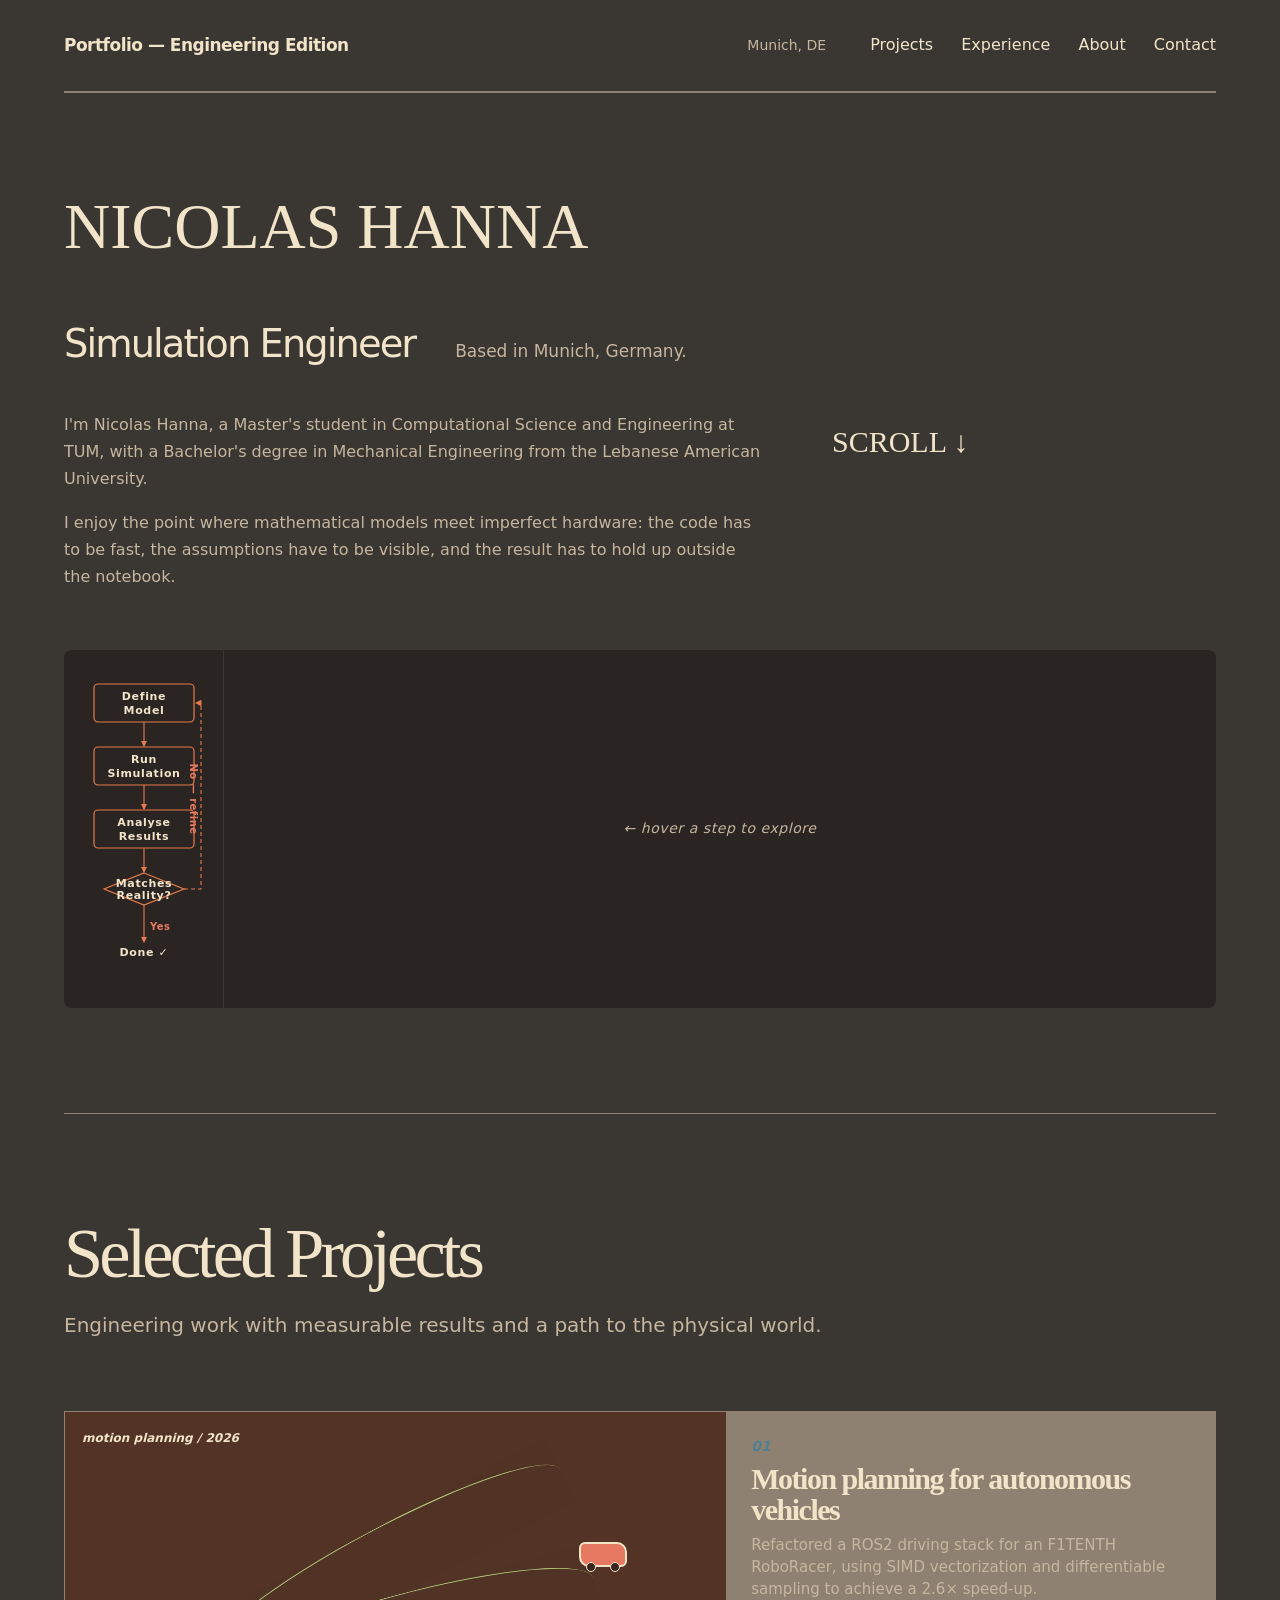
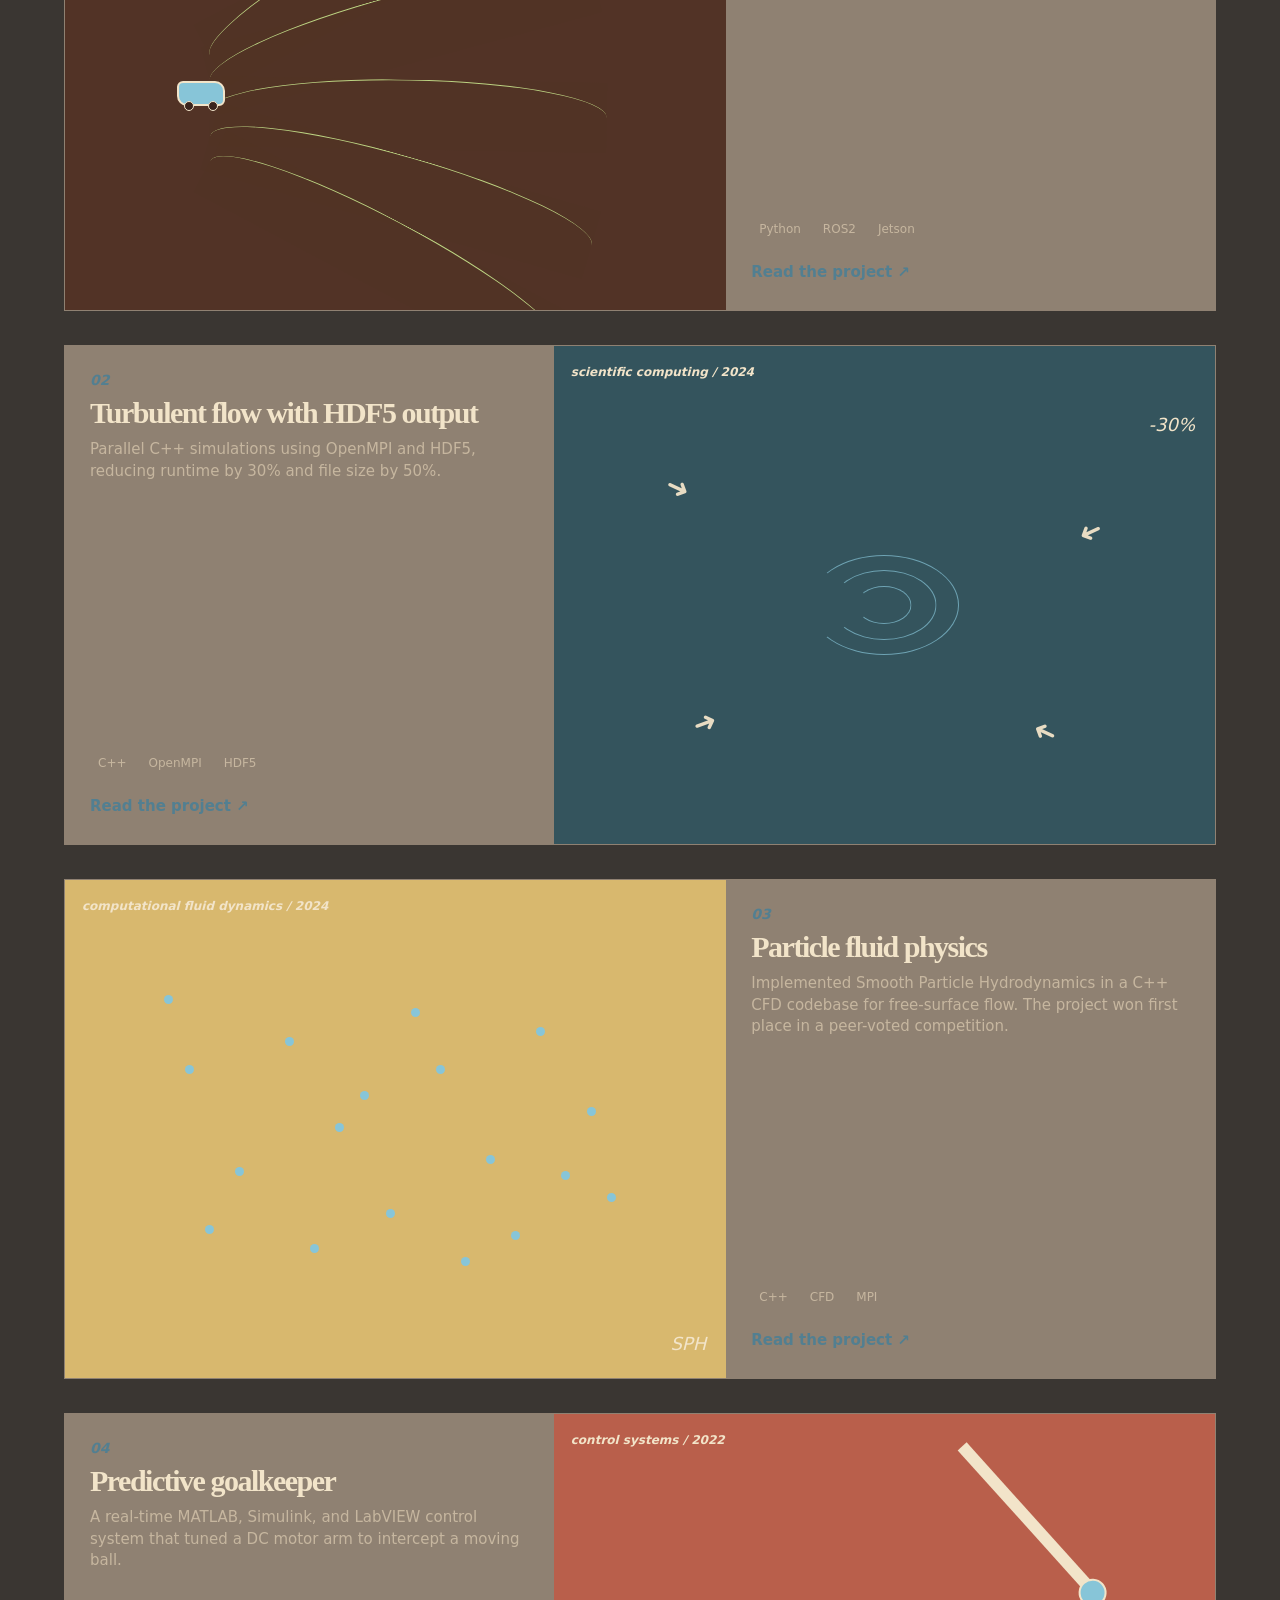
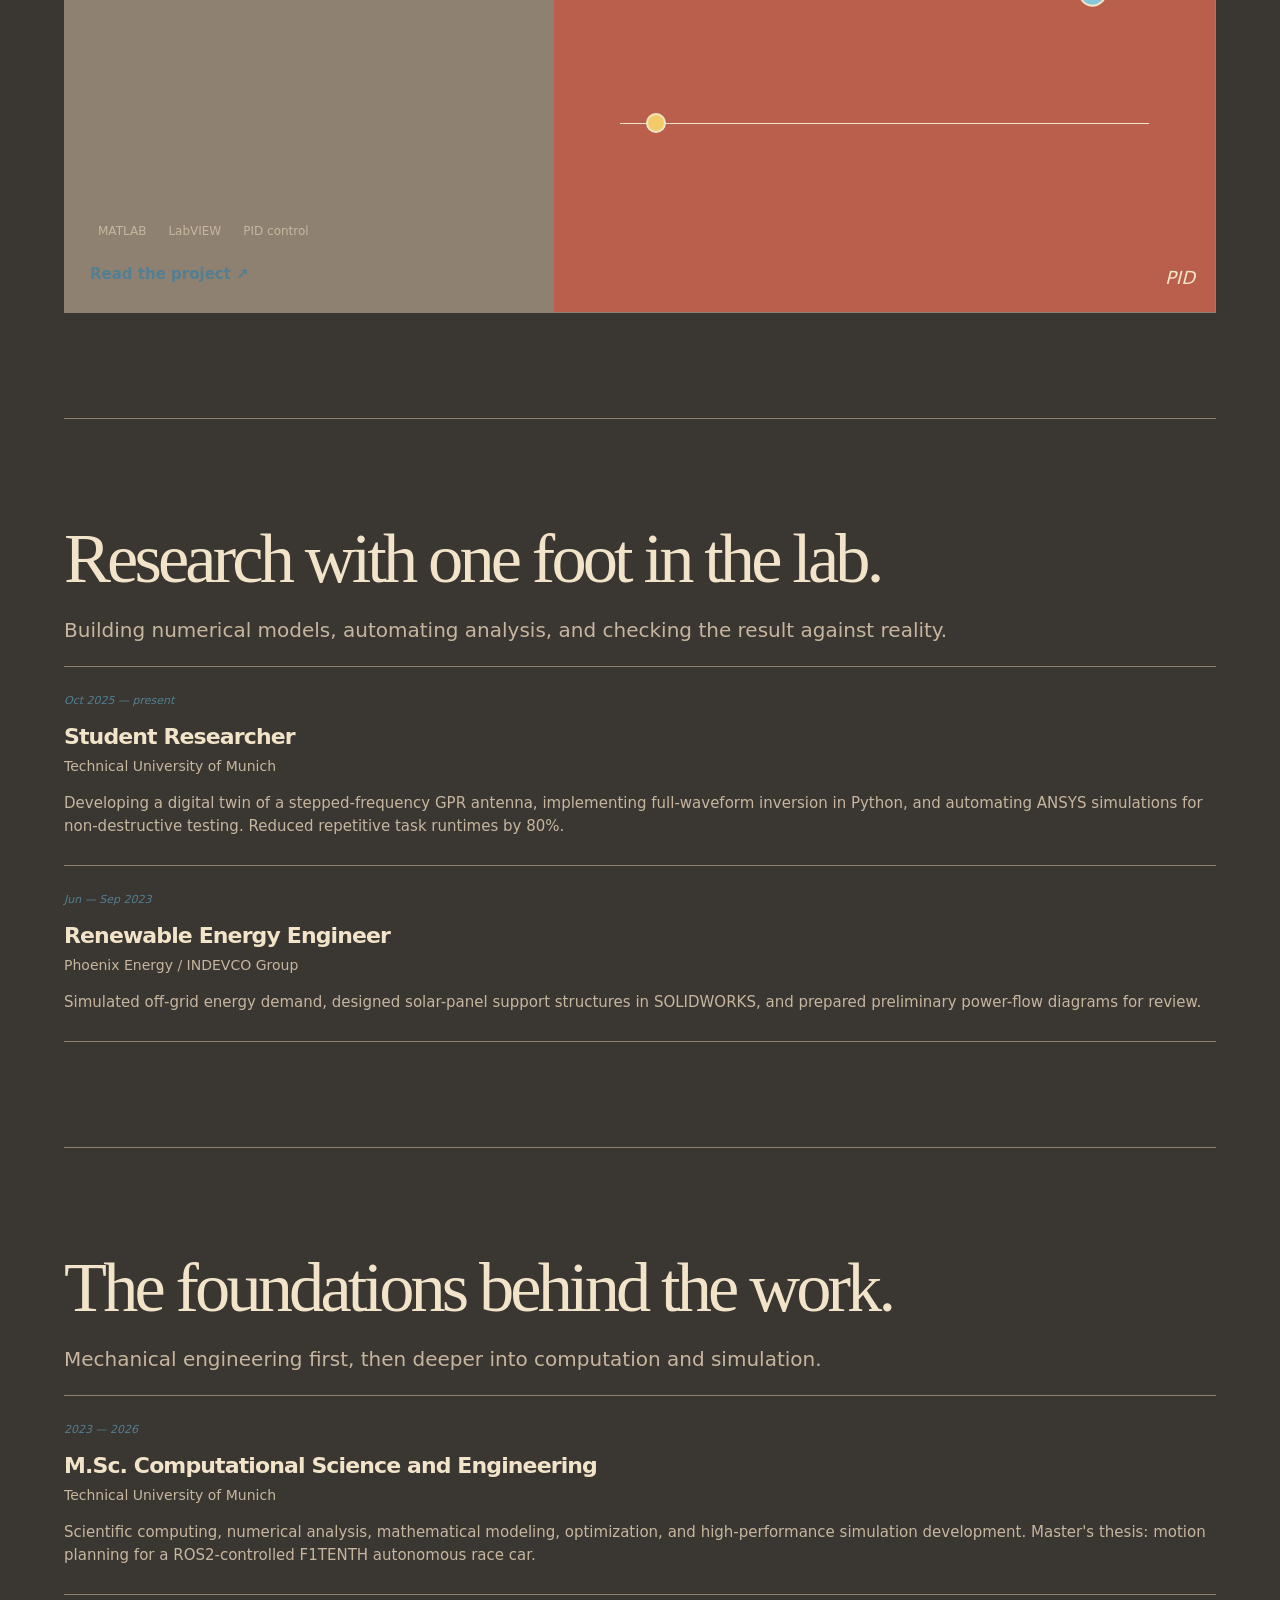
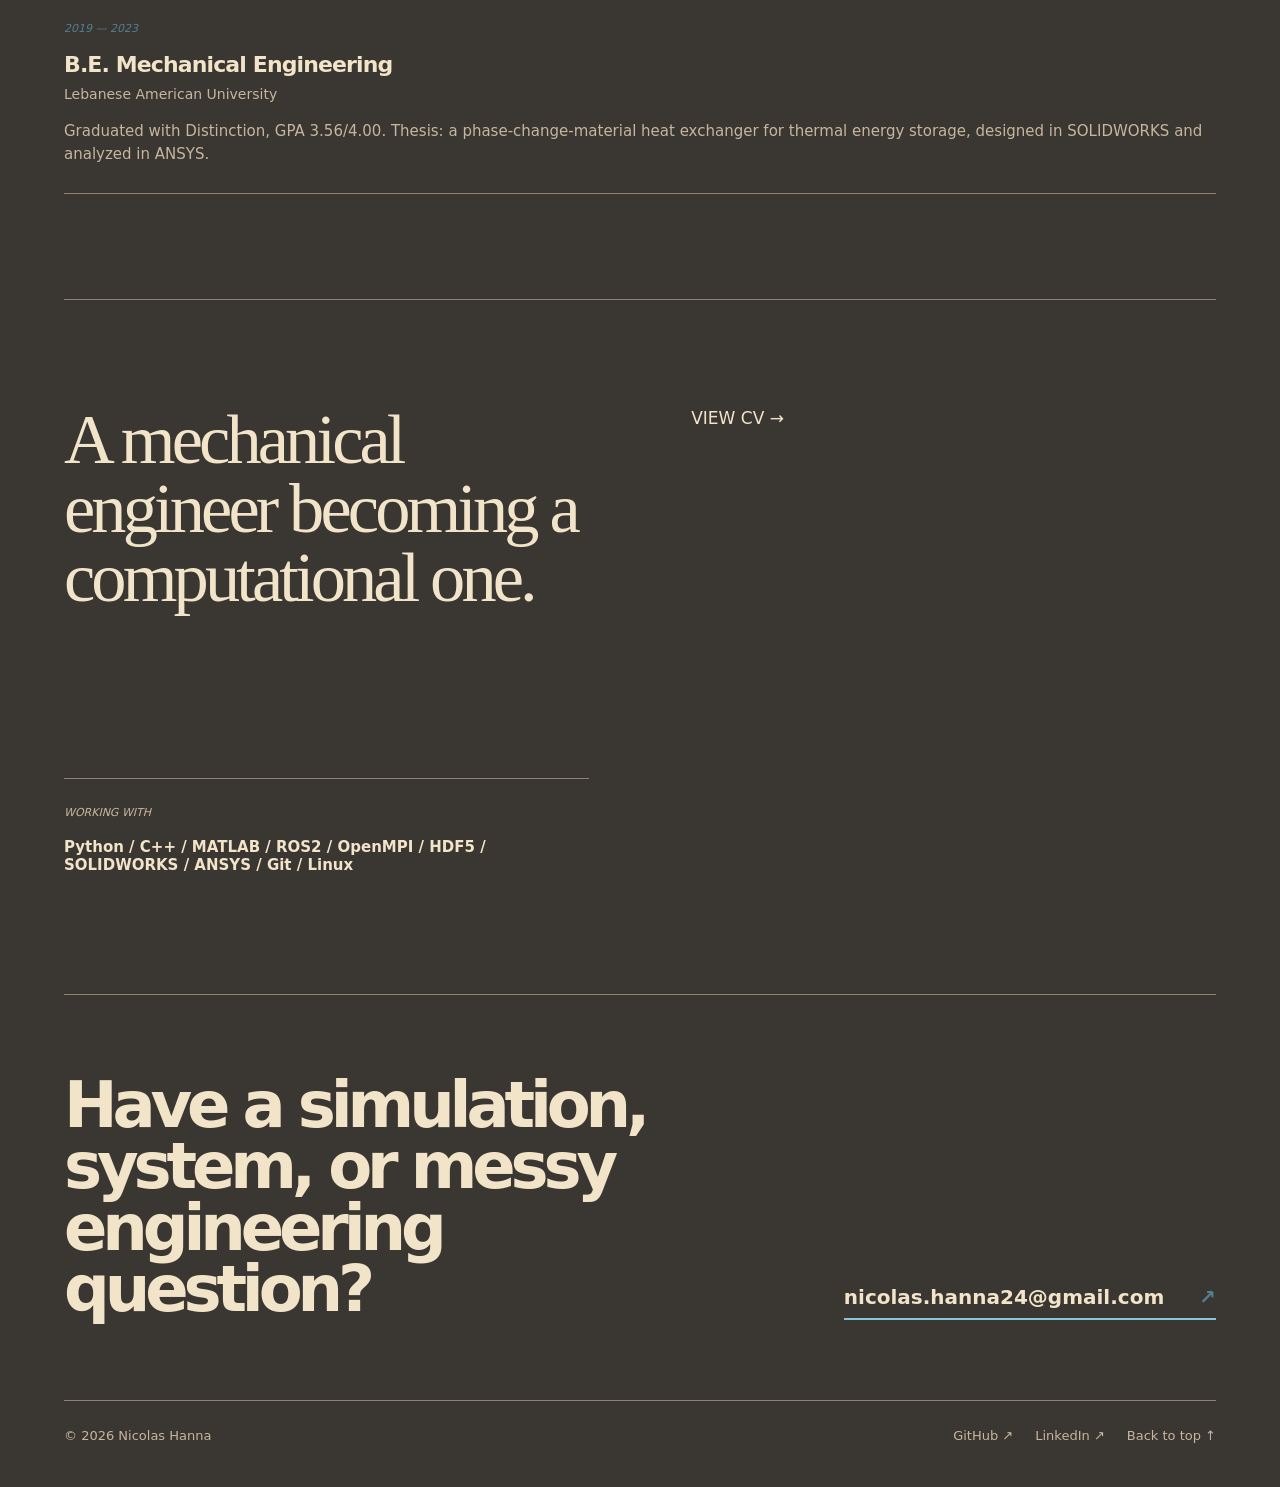
<file: index.html>
<!doctype html>
<html lang="en">
  <head>
    <meta charset="UTF-8" />
    <meta name="viewport" content="width=device-width, initial-scale=1.0" />
    <meta name="description" content="Nicolas Hanna is a simulation engineer working across motion planning, computational fluid dynamics, and mechanical design." />
    <title>Nicolas Hanna Engineering Portfolio</title>
    <link rel="preconnect" href="https://fonts.googleapis.com" />
    <link rel="preconnect" href="https://fonts.gstatic.com" crossorigin />
    <meta name="theme-color" content="#2a1915" />
    <link rel="stylesheet" href="styles.css" />
    <script src="script.js" defer></script>
  </head>
  <body>
    <div class="site-shell">
      <header class="site-header">
        <a class="brand" href="#top" aria-label="Nicolas Hanna home">
          <!-- <span class="brand-mark" aria-hidden="true">NH</span> -->
          <span>Portfolio — Engineering Edition</span>
        </a>
        <button class="menu-toggle" type="button" aria-expanded="false" aria-controls="site-nav">Menu</button>
        <nav id="site-nav" class="site-nav" aria-label="Main navigation">
          <span class="nav-location">Munich, DE</span>
          <a href="#work">Projects</a>
          <a href="#experience">Experience</a>
          <a href="#about">About</a>
          <a href="#contact">Contact</a>
        </nav>
      </header>

      <main id="top">
        <section class="hero section-block" aria-labelledby="hero-title">
          <!-- <p class="edition-label"><span></span><span>© 2026</span></p> -->
          <!-- <p class="edition-label"><span></span><span>© 2026</span></p> -->
          <div class="hero-copy reveal">
            <h1 id="hero-title">NICOLAS HANNA</h1>
            <div class="hero-profile"><p class="hero-role">Simulation Engineer</p><p class="hero-location">Based in Munich, Germany.</p>
            </div>
            <!-- <p class="hero-intro"> Fresh Graduate  </p> -->
            <!-- <div class="hero-actions">
              <a class="button button-primary" href="#work">Explore the work <span aria-hidden="true">↓</span></a>
              <a class="text-link" href="#contact">Start a conversation <span aria-hidden="true">↗</span></a>
            </div> -->
          </div>
          <div class="hero-bio-row reveal">
            <div class="hero-bio">
              <p>I'm Nicolas Hanna, a Master's student in Computational Science and Engineering at TUM, with a Bachelor's degree in Mechanical Engineering from the Lebanese American University.</p>
              <p>I enjoy the point where mathematical models meet imperfect hardware: the code has to be fast, the assumptions have to be visible, and the result has to hold up outside the notebook.</p>
            </div>
            <div class="hero-scroll-box" aria-hidden="true">
              <span class="hero-scroll-text">SCROLL <span aria-hidden="true">↓</span></span>
            </div>
          </div>

          <div class="hero-visual reveal" aria-label="Interactive simulation modelling flowchart">
            <div class="sim-interactive">
              <!-- LEFT: Vertical flowchart -->
              <div class="sim-flow">
                <svg class="sim-flowchart" viewBox="0 0 130 310" xmlns="http://www.w3.org/2000/svg" aria-hidden="true">
                  <defs>
                    <marker id="arr" markerWidth="6" markerHeight="6" refX="5" refY="3" orient="auto">
                      <path d="M0,0 L6,3 L0,6 Z" fill="#e87b4a"/>
                    </marker>
                  </defs>
                  <!-- Step 1: Define Model -->
                  <g class="fc-step" data-step="model">
                    <rect x="15" y="10" width="100" height="38" rx="4" class="fc-box"/>
                    <text x="65" y="26" class="fc-label" text-anchor="middle">Define</text>
                    <text x="65" y="40" class="fc-label" text-anchor="middle">Model</text>
                    <rect x="15" y="10" width="100" height="38" rx="4" fill="transparent" class="fc-hitbox"/>
                  </g>
                  <line x1="65" y1="48" x2="65" y2="72" stroke="#e87b4a" stroke-width="1.1" marker-end="url(#arr)"/>
                  <!-- Step 2: Run Simulation -->
                  <g class="fc-step" data-step="simulate">
                    <rect x="15" y="73" width="100" height="38" rx="4" class="fc-box"/>
                    <text x="65" y="89" class="fc-label" text-anchor="middle">Run</text>
                    <text x="65" y="103" class="fc-label" text-anchor="middle">Simulation</text>
                    <rect x="15" y="73" width="100" height="38" rx="4" fill="transparent" class="fc-hitbox"/>
                  </g>
                  <line x1="65" y1="111" x2="65" y2="135" stroke="#e87b4a" stroke-width="1.1" marker-end="url(#arr)"/>
                  <!-- Step 3: Analyse Results -->
                  <g class="fc-step" data-step="analyse">
                    <rect x="15" y="136" width="100" height="38" rx="4" class="fc-box"/>
                    <text x="65" y="152" class="fc-label" text-anchor="middle">Analyse</text>
                    <text x="65" y="166" class="fc-label" text-anchor="middle">Results</text>
                    <rect x="15" y="136" width="100" height="38" rx="4" fill="transparent" class="fc-hitbox"/>
                  </g>
                  <line x1="65" y1="174" x2="65" y2="198" stroke="#e87b4a" stroke-width="1.1" marker-end="url(#arr)"/>
                  <!-- Step 4: Matches Reality? -->
                  <g class="fc-step" data-step="decide">
                    <polygon points="65,199 105,215 65,231 25,215" class="fc-diamond"/>
                    <text x="65" y="213" class="fc-label" text-anchor="middle">Matches</text>
                    <text x="65" y="225" class="fc-label" text-anchor="middle">Reality?</text>
                    <polygon points="65,199 105,215 65,231 25,215" fill="transparent" class="fc-hitbox"/>
                  </g>
                  <!-- Yes → Done -->
                  <line x1="65" y1="231" x2="65" y2="268" stroke="#e87b4a" stroke-width="1.1" marker-end="url(#arr)"/>
                  <text x="71" y="256" class="fc-small" text-anchor="start">Yes</text>
                  <text x="65" y="282" class="fc-label" text-anchor="middle">Done ✓</text>
                  <!-- No → loop back -->
                  <path d="M105,215 H122 V29 H117" fill="none" stroke="#e87b4a" stroke-width="1.1" marker-end="url(#arr)" stroke-dasharray="4 3"/>
                  <text x="114" y="125" class="fc-small" writing-mode="tb" text-anchor="middle">No — refine</text>
                </svg>
              </div>

              <!-- RIGHT: Interactive stage panel -->
              <div class="sim-stage" data-active="idle">
                <!-- Idle state -->
                <div class="stage-scene scene-idle">
                  <p class="stage-hint mono">← hover a step to explore</p>
                </div>
                <!-- Define Model: spring-mass-damper sketch -->
                <div class="stage-scene scene-model">
                  <svg viewBox="0 0 260 150" class="model-svg" aria-hidden="true">
                    <defs><marker id="arr2" markerWidth="6" markerHeight="6" refX="5" refY="3" orient="auto"><path d="M0,0 L6,3 L0,6 Z" fill="#cfe8b1"/></marker></defs>
                    <!-- Wall + hatching -->
                    <line x1="24" y1="20" x2="24" y2="125" stroke="var(--ink)" stroke-width="2"/>
                    <line x1="14" y1="25" x2="24" y2="35" stroke="var(--ink)" stroke-width="1" opacity=".5"/>
                    <line x1="14" y1="45" x2="24" y2="55" stroke="var(--ink)" stroke-width="1" opacity=".5"/>
                    <line x1="14" y1="65" x2="24" y2="75" stroke="var(--ink)" stroke-width="1" opacity=".5"/>
                    <line x1="14" y1="85" x2="24" y2="95" stroke="var(--ink)" stroke-width="1" opacity=".5"/>
                    <line x1="14" y1="105" x2="24" y2="115" stroke="var(--ink)" stroke-width="1" opacity=".5"/>
                    <!-- Spring -->
                    <polyline points="24,50 38,44 52,56 66,44 80,56 94,50" fill="none" stroke="#e87b4a" stroke-width="1.5" class="model-part model-spring"/>
                    <!-- Damper -->
                    <line x1="24" y1="90" x2="58" y2="90" stroke="#5a9bd5" stroke-width="1.5" class="model-part model-damper-l"/>
                    <rect x="58" y="83" width="18" height="14" fill="none" stroke="#5a9bd5" stroke-width="1.5" class="model-part model-damper-box"/>
                    <line x1="67" y1="90" x2="94" y2="90" stroke="#5a9bd5" stroke-width="1.5" class="model-part model-damper-r"/>
                    <!-- Mass -->
                    <rect x="94" y="38" width="50" height="60" rx="3" fill="none" stroke="var(--ink)" stroke-width="2" class="model-part model-mass"/>
                    <text x="119" y="73" class="fc-label" text-anchor="middle" fill="var(--ink)">m</text>
                    <!-- Force arrow -->
                    <line x1="144" y1="68" x2="200" y2="68" stroke="#cfe8b1" stroke-width="2" marker-end="url(#arr2)" class="model-part model-force"/>
                    <text x="204" y="64" fill="#cfe8b1" font-family="var(--mono)" font-size="11" font-weight="600">F(t)</text>
                    <!-- Labels -->
                    <text x="58" y="38" fill="#e87b4a" font-family="var(--mono)" font-size="9" text-anchor="middle" class="model-part">k</text>
                    <text x="58" y="112" fill="#5a9bd5" font-family="var(--mono)" font-size="9" text-anchor="middle" class="model-part">c</text>
                  </svg>
                  <p class="stage-eq mono">mẍ + cẋ + kx = F(t)</p>
                </div>
                <!-- Run Simulation: animated wave -->
                <div class="stage-scene scene-simulate">
                  <canvas class="sim-canvas" width="320" height="110"></canvas>
                  <div class="sim-progress"><div class="sim-progress-bar"></div></div>
                  <p class="sim-status mono">t = <span class="sim-time">0.00</span>s</p>
                </div>
                <!-- Analyse Results: two overlaid curves -->
                <div class="stage-scene scene-analyse">
                  <canvas class="analyse-canvas" width="320" height="110"></canvas>
                  <div class="analyse-legend">
                    <span class="legend-item"><span class="legend-dot" style="background:#e87b4a"></span> Model</span>
                    <span class="legend-item"><span class="legend-dot" style="background:#5a9bd5"></span> Measured</span>
                  </div>
                  <p class="analyse-match mono">Match: <span class="match-pct">0</span>%</p>
                </div>
                <!-- Matches Reality?: verdict -->
                <div class="stage-scene scene-decide">
                  <div class="decide-verdict">
                    <div class="verdict-icon">✓</div>
                    <p class="mono">Model validated — ship it.</p>
                  </div>
                </div>
              </div>
            </div>
          </div>
          <!-- <p class="scroll-cue">A journey through models and machines <span>↓</span></p> -->
          
        </section>

        <section id="work" class="work chapter-section section-block" aria-labelledby="work-title">
          <div class="section-heading reveal">
            <h2 id="work-title">Selected Projects</h2>
            <p>Engineering work with measurable results and a path to the physical world.</p>
          </div>
          <div class="project-list">
            <a class="project-card project-featured reveal" href="projects/motion-planning.html">
              <div class="project-art art-kinetic motion-art" aria-hidden="true"><span class="art-tag mono">motion planning / 2026</span><div class="car car-start"></div><div class="car car-finish"></div><div class="route route-one"></div><div class="route route-two"></div><div class="route route-three"></div><div class="route route-four"></div><div class="route route-five"></div></div>
              <div class="project-content"><p class="project-number mono">01</p><h3>Motion planning for autonomous vehicles</h3><p>Refactored a ROS2 driving stack for an F1TENTH RoboRacer, using SIMD vectorization and differentiable sampling to achieve a 2.6× speed-up.</p><div class="tags"><span>Python</span><span>ROS2</span><span>Jetson</span></div><span class="project-link">Read the project ↗</span></div>
            </a>
            <a class="project-card reveal" href="projects/turbulent-flow.html">
              <div class="project-art art-data turbulence-art" aria-hidden="true"><span class="art-tag mono">scientific computing / 2024</span><div class="vortex vortex-one"></div><div class="vortex vortex-two"></div><div class="vortex vortex-three"></div><span class="flow-arrow arrow-one">➜</span><span class="flow-arrow arrow-two">➜</span><span class="flow-arrow arrow-three">➜</span><span class="flow-arrow arrow-four">➜</span><span class="chart-value mono">-30%</span></div>
              <div class="project-content"><p class="project-number mono">02</p><h3>Turbulent flow with HDF5 output</h3><p>Parallel C++ simulations using OpenMPI and HDF5, reducing runtime by 30% and file size by 50%.</p><div class="tags"><span>C++</span><span>OpenMPI</span><span>HDF5</span></div><span class="project-link">Read the project ↗</span></div>
            </a>
            <a class="project-card reveal" href="projects/particle-fluid.html">
              <div class="project-art art-fabrication particle-art" aria-hidden="true"><span class="art-tag mono">computational fluid dynamics / 2024</span><div class="particle-field"><i></i><i></i><i></i><i></i><i></i><i></i><i></i><i></i><i></i><i></i><i></i><i></i><i></i><i></i><i></i><i></i><i></i><i></i></div><span class="blueprint-label mono">SPH</span></div>
              <div class="project-content"><p class="project-number mono">03</p><h3>Particle fluid physics</h3><p>Implemented Smooth Particle Hydrodynamics in a C++ CFD codebase for free-surface flow. The project won first place in a peer-voted competition.</p><div class="tags"><span>C++</span><span>CFD</span><span>MPI</span></div><span class="project-link">Read the project ↗</span></div>
            </a>
            <a class="project-card reveal" href="projects/predictive-goalkeeper.html">
              <div class="project-art art-control goalkeeper-art" aria-hidden="true"><span class="art-tag mono">control systems / 2022</span><div class="goal-line"></div><div class="goal-ball"></div><div class="goal-arm"></div><span class="blueprint-label mono">PID</span></div>
              <div class="project-content"><p class="project-number mono">04</p><h3>Predictive goalkeeper</h3><p>A real-time MATLAB, Simulink, and LabVIEW control system that tuned a DC motor arm to intercept a moving ball.</p><div class="tags"><span>MATLAB</span><span>LabVIEW</span><span>PID control</span></div><span class="project-link">Read the project ↗</span></div>
            </a>
          </div>
        </section>

        <section id="experience" class="experience chapter-section section-block" aria-labelledby="experience-title">
          <div class="section-heading reveal">
            <h2 id="experience-title">Research with one foot in the lab.</h2>
            <p>Building numerical models, automating analysis, and checking the result against reality.</p>
          </div>
          <div class="timeline reveal">
            <article class="timeline-item"><p class="timeline-date mono">Oct 2025 — present</p><h3>Student Researcher</h3><p class="timeline-place">Technical University of Munich</p><p>Developing a digital twin of a stepped-frequency GPR antenna, implementing full-waveform inversion in Python, and automating ANSYS simulations for non-destructive testing. Reduced repetitive task runtimes by 80%.</p></article>
            <article class="timeline-item"><p class="timeline-date mono">Jun — Sep 2023</p><h3>Renewable Energy Engineer</h3><p class="timeline-place">Phoenix Energy / INDEVCO Group</p><p>Simulated off-grid energy demand, designed solar-panel support structures in SOLIDWORKS, and prepared preliminary power-flow diagrams for review.</p></article>
          </div>
        </section>

        <section class="education chapter-section section-block" aria-labelledby="education-title">
          <div class="section-heading reveal"><h2 id="education-title">The foundations behind the work.</h2><p>Mechanical engineering first, then deeper into computation and simulation.</p></div>
          <div class="timeline reveal">
            <article class="timeline-item"><p class="timeline-date mono">2023 — 2026</p><h3>M.Sc. Computational Science and Engineering</h3><p class="timeline-place">Technical University of Munich</p><p>Scientific computing, numerical analysis, mathematical modeling, optimization, and high-performance simulation development. Master's thesis: motion planning for a ROS2-controlled F1TENTH autonomous race car.</p></article>
            <article class="timeline-item"><p class="timeline-date mono">2019 — 2023</p><h3>B.E. Mechanical Engineering</h3><p class="timeline-place">Lebanese American University</p><p>Graduated with Distinction, GPA 3.56/4.00. Thesis: a phase-change-material heat exchanger for thermal energy storage, designed in SOLIDWORKS and analyzed in ANSYS.</p></article>
          </div>
        </section>

        <section id="about" class="about chapter-section section-grid section-block" aria-labelledby="about-title">
          <div class="about-statement reveal"><h2 id="about-title">A mechanical engineer becoming a computational one.</h2></div>
            <div class="cv-link">
              <a href="NicolasHanna_CV.pdf" target="_blank" rel="noopener noreferrer">VIEW CV →</a>
            </div>
            <div class="toolkit"><span class="mono">WORKING WITH</span><p>Python / C++ / MATLAB / ROS2 / OpenMPI / HDF5 / SOLIDWORKS / ANSYS / Git / Linux</p></div>
        </section>

        <section id="contact" class="contact chapter-section section-block reveal" aria-labelledby="contact-title">
          <div><h2 id="contact-title">Have a simulation, system, or messy engineering question?</h2></div>
          <a class="contact-link" href="mailto:nicolas.hanna24@gmail.com">nicolas.hanna24@gmail.com <span aria-hidden="true">↗</span></a>
        </section>
      </main>

      <footer class="site-footer"><span>© 2026 Nicolas Hanna</span><span class="footer-links"><a href="https://github.com/niccwith2cc" rel="noreferrer">GitHub ↗</a><a href="https://www.linkedin.com/in/nicolas-hanna/" rel="noreferrer">LinkedIn ↗</a><a href="#top">Back to top ↑</a></span></footer>
    </div>
  </body>
</html>
</file>
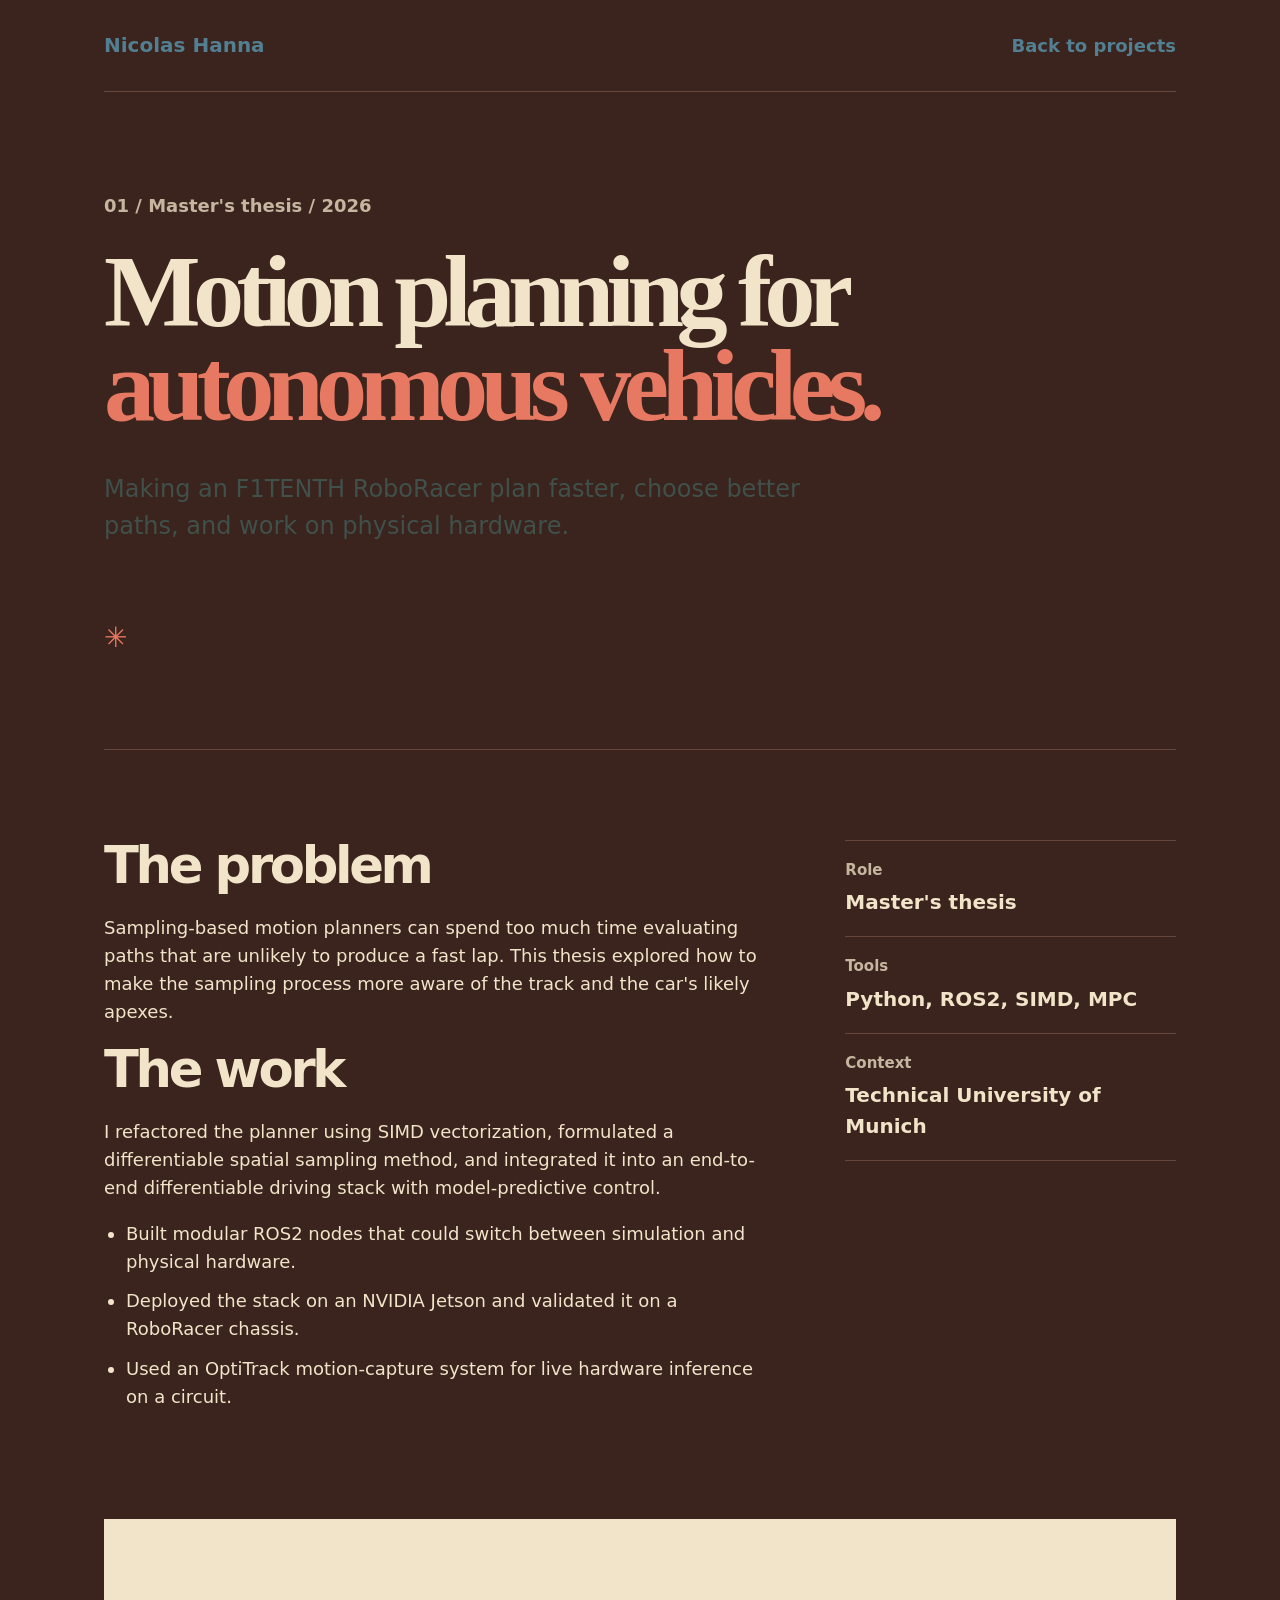
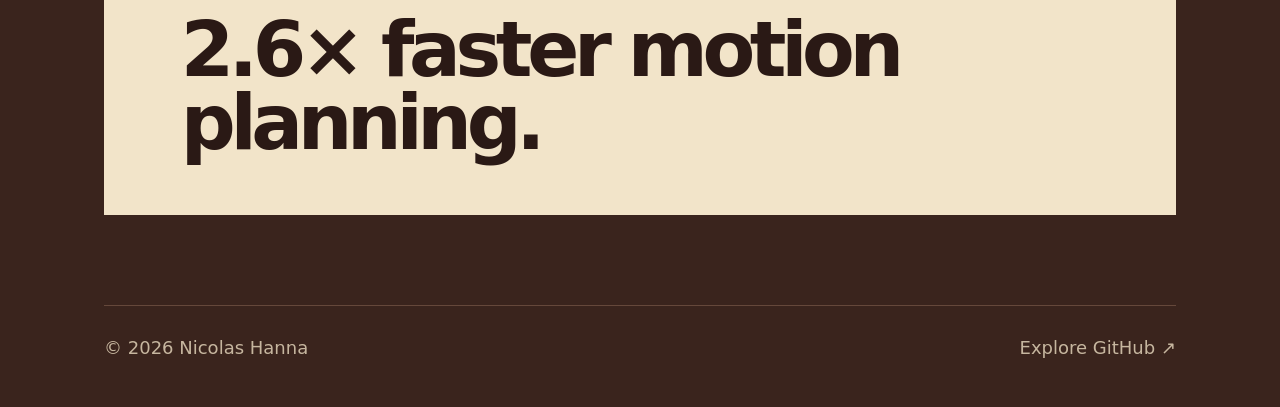
<file: projects/motion-planning.html>
<!doctype html><html lang="en"><head><meta charset="UTF-8"><meta name="viewport" content="width=device-width, initial-scale=1"><meta name="description" content="Nicolas Hanna's master's thesis on motion planning for an autonomous F1TENTH race car."><title>Motion Planning | Nicolas Hanna</title><link rel="preconnect" href="https://fonts.googleapis.com"><link rel="preconnect" href="https://fonts.gstatic.com" crossorigin><link href="https://fonts.googleapis.com/css2?family=Newsreader:opsz,wght@6..72,400;6..72,500;6..72,600;6..72,700&display=swap" rel="stylesheet"><link rel="stylesheet" href="../project.css"></head><body><div class="project-shell"><header class="project-header"><a class="brand" href="../index.html">Nicolas Hanna</a><a class="back-link" href="../index.html#work">Back to projects</a></header><main><section class="hero"><p class="eyebrow">01 / Master's thesis / 2026</p><h1>Motion planning for <em>autonomous vehicles.</em></h1><p class="lede">Making an F1TENTH RoboRacer plan faster, choose better paths, and work on physical hardware.</p></section><section class="project-grid"><div class="project-copy"><h2>The problem</h2><p>Sampling-based motion planners can spend too much time evaluating paths that are unlikely to produce a fast lap. This thesis explored how to make the sampling process more aware of the track and the car's likely apexes.</p><h2>The work</h2><p>I refactored the planner using SIMD vectorization, formulated a differentiable spatial sampling method, and integrated it into an end-to-end differentiable driving stack with model-predictive control.</p><ul><li>Built modular ROS2 nodes that could switch between simulation and physical hardware.</li><li>Deployed the stack on an NVIDIA Jetson and validated it on a RoboRacer chassis.</li><li>Used an OptiTrack motion-capture system for live hardware inference on a circuit.</li></ul></div><aside class="project-meta"><div class="meta-row"><span class="meta-label">Role</span><span class="meta-value">Master's thesis</span></div><div class="meta-row"><span class="meta-label">Tools</span><span class="meta-value">Python, ROS2, SIMD, MPC</span></div><div class="meta-row"><span class="meta-label">Context</span><span class="meta-value">Technical University of Munich</span></div></aside></section><section class="result"><p>The measured result</p><strong>2.6× faster motion planning.</strong></section></main><footer class="project-footer"><span>© 2026 Nicolas Hanna</span><a href="https://github.com/niccwith2cc" rel="noreferrer">Explore GitHub ↗</a></footer></div></body></html>
</file>
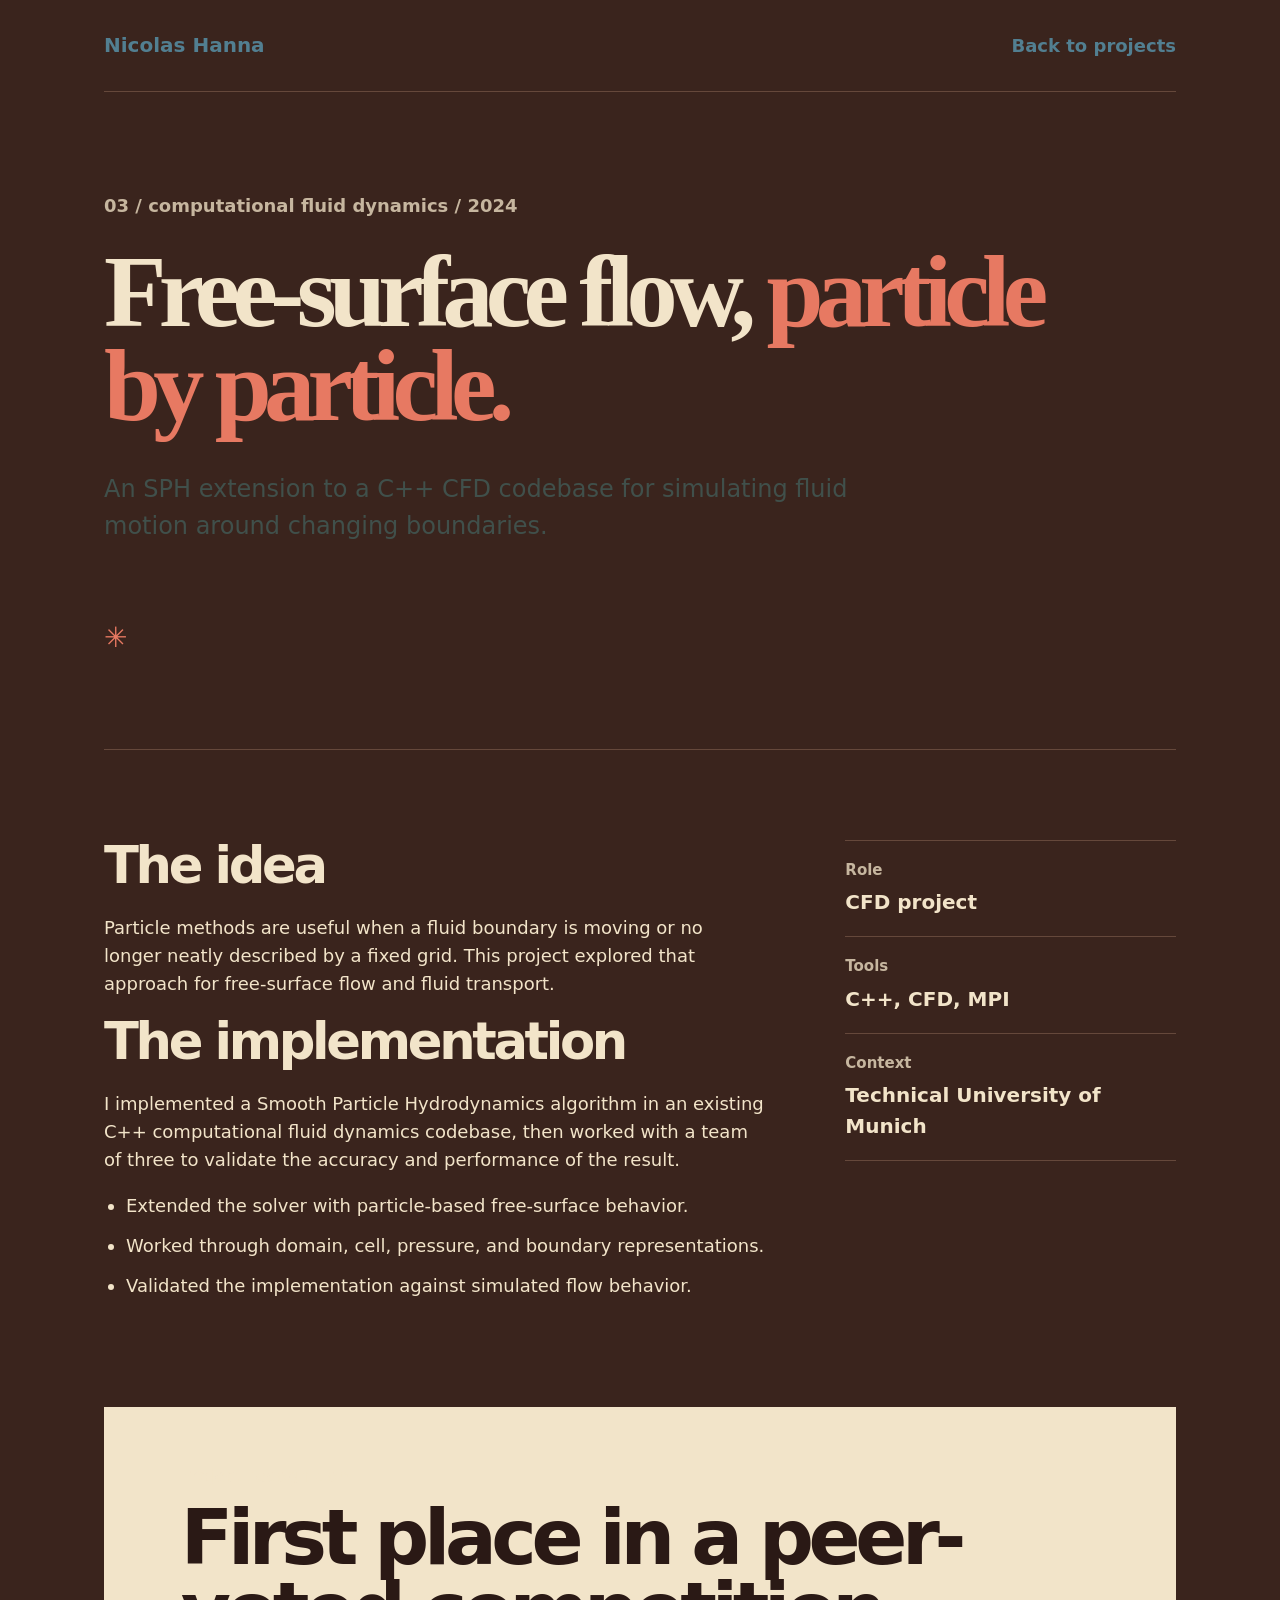
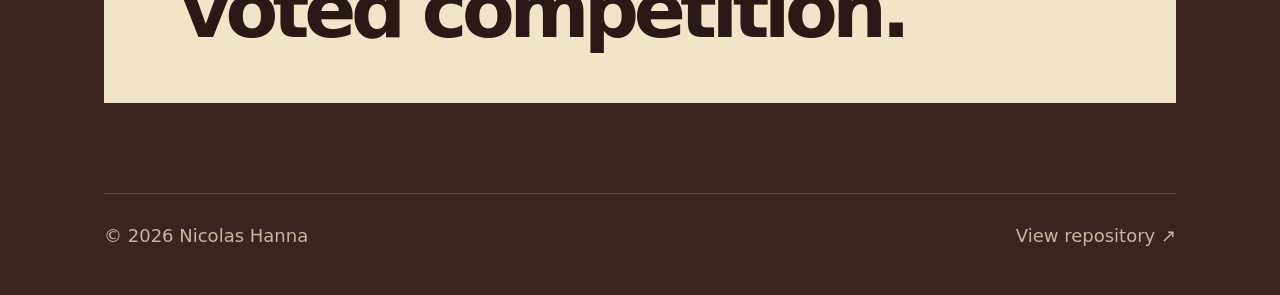
<file: projects/particle-fluid.html>
<!doctype html><html lang="en"><head><meta charset="UTF-8"><meta name="viewport" content="width=device-width, initial-scale=1"><meta name="description" content="Nicolas Hanna's Smooth Particle Hydrodynamics project for free-surface flow simulation."><title>Particle Fluid Physics | Nicolas Hanna</title><link rel="preconnect" href="https://fonts.googleapis.com"><link rel="preconnect" href="https://fonts.gstatic.com" crossorigin><link href="https://fonts.googleapis.com/css2?family=Newsreader:opsz,wght@6..72,400;6..72,500;6..72,600;6..72,700&display=swap" rel="stylesheet"><link rel="stylesheet" href="../project.css"></head><body><div class="project-shell"><header class="project-header"><a class="brand" href="../index.html">Nicolas Hanna</a><a class="back-link" href="../index.html#work">Back to projects</a></header><main><section class="hero"><p class="eyebrow">03 / computational fluid dynamics / 2024</p><h1>Free-surface flow, <em>particle by particle.</em></h1><p class="lede">An SPH extension to a C++ CFD codebase for simulating fluid motion around changing boundaries.</p></section><section class="project-grid"><div class="project-copy"><h2>The idea</h2><p>Particle methods are useful when a fluid boundary is moving or no longer neatly described by a fixed grid. This project explored that approach for free-surface flow and fluid transport.</p><h2>The implementation</h2><p>I implemented a Smooth Particle Hydrodynamics algorithm in an existing C++ computational fluid dynamics codebase, then worked with a team of three to validate the accuracy and performance of the result.</p><ul><li>Extended the solver with particle-based free-surface behavior.</li><li>Worked through domain, cell, pressure, and boundary representations.</li><li>Validated the implementation against simulated flow behavior.</li></ul></div><aside class="project-meta"><div class="meta-row"><span class="meta-label">Role</span><span class="meta-value">CFD project</span></div><div class="meta-row"><span class="meta-label">Tools</span><span class="meta-value">C++, CFD, MPI</span></div><div class="meta-row"><span class="meta-label">Context</span><span class="meta-value">Technical University of Munich</span></div></aside></section><section class="result"><p>Project recognition</p><strong>First place in a peer-voted competition.</strong></section></main><footer class="project-footer"><span>© 2026 Nicolas Hanna</span><a href="https://github.com/niccwith2cc/Fluidchen-SPH" rel="noreferrer">View repository ↗</a></footer></div></body></html>
</file>
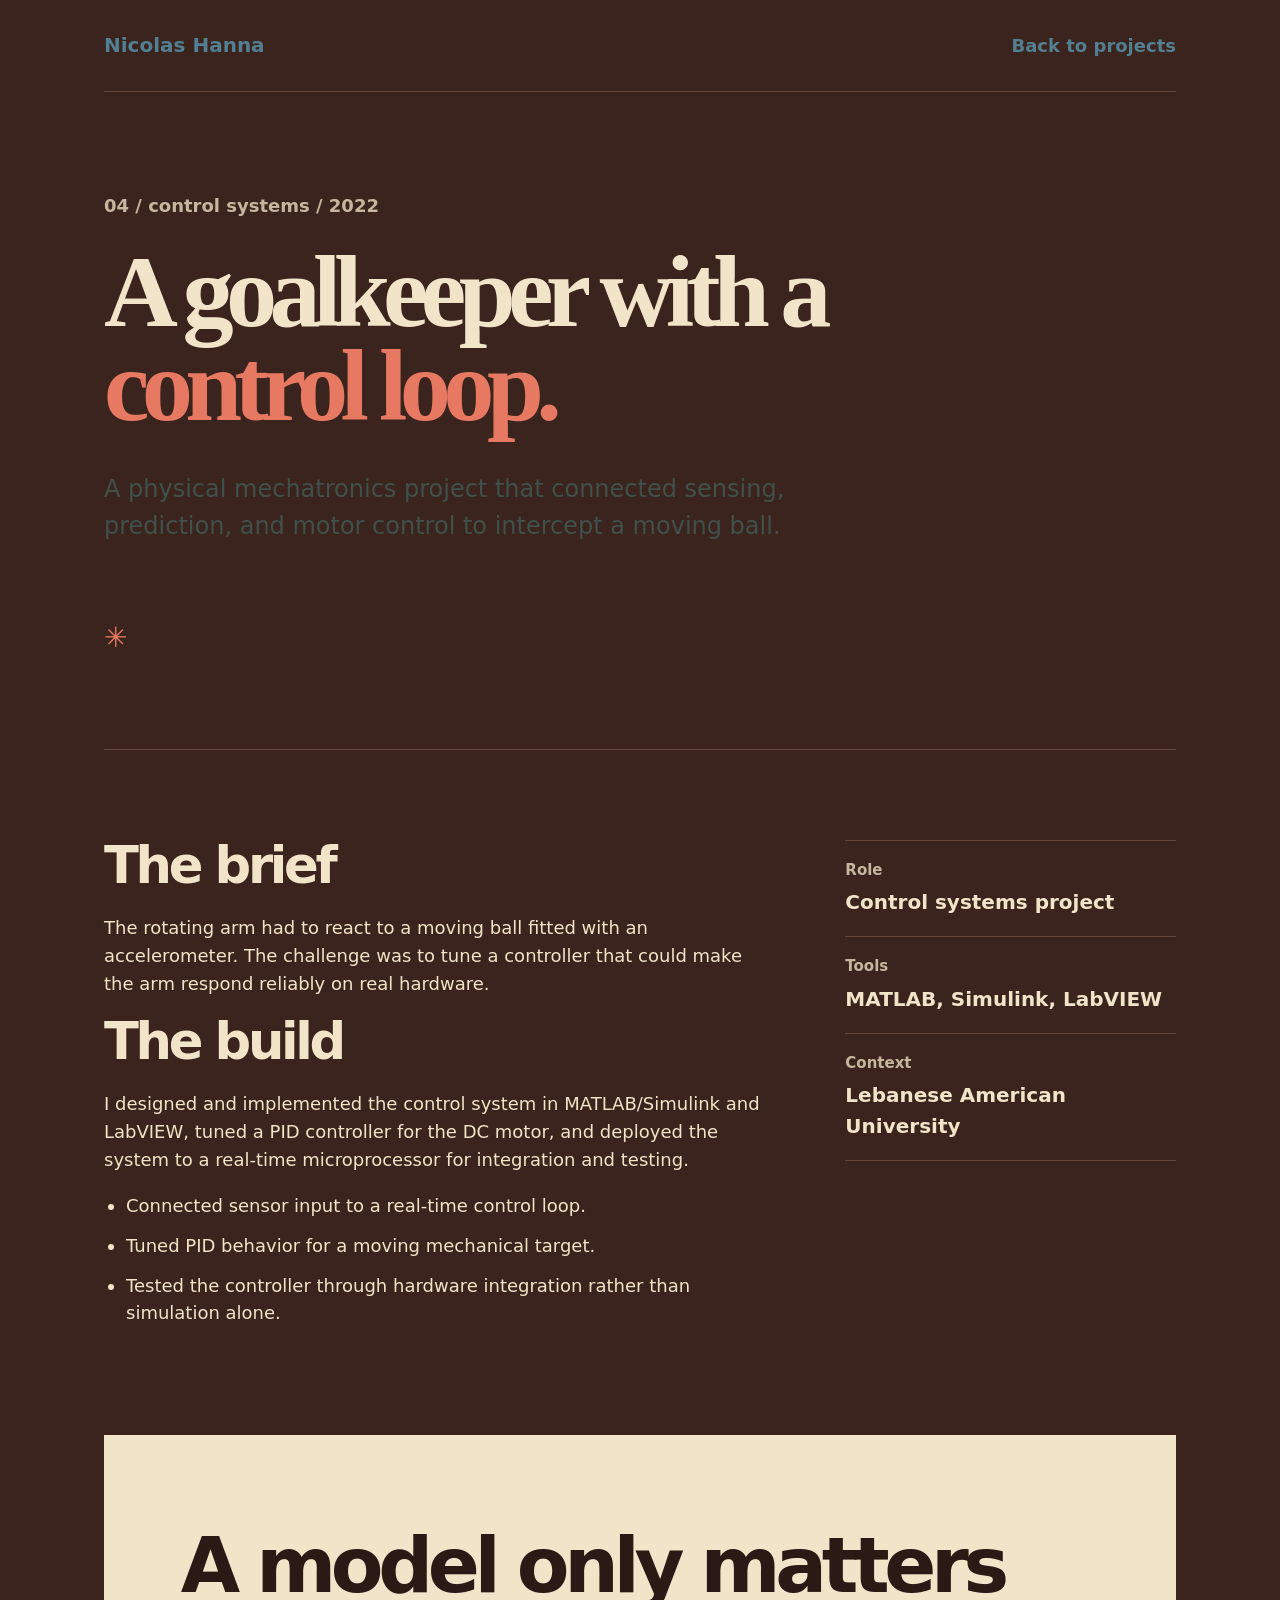
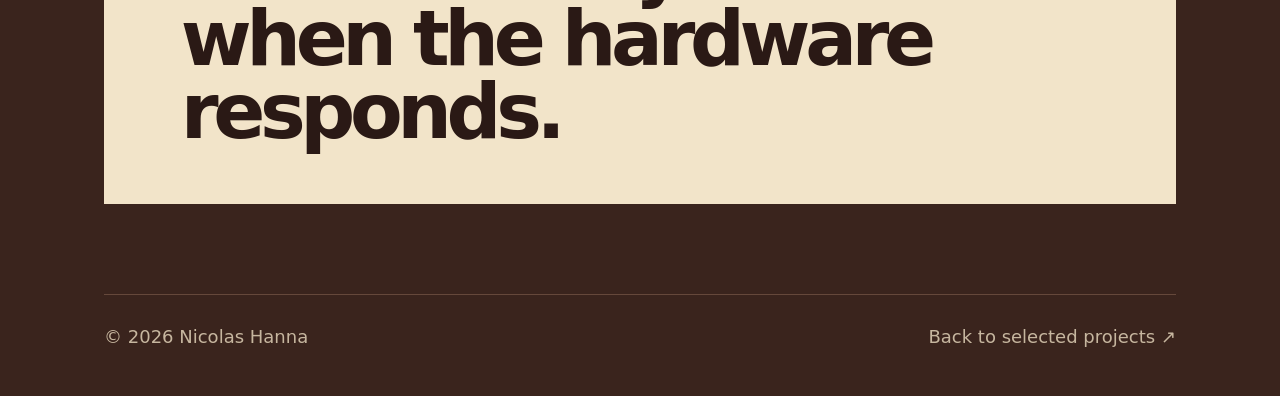
<file: projects/predictive-goalkeeper.html>
<!doctype html><html lang="en"><head><meta charset="UTF-8"><meta name="viewport" content="width=device-width, initial-scale=1"><meta name="description" content="Nicolas Hanna's predictive goalkeeper control-systems project using MATLAB, Simulink, and LabVIEW."><title>Predictive Goalkeeper | Nicolas Hanna</title><link rel="preconnect" href="https://fonts.googleapis.com"><link rel="preconnect" href="https://fonts.gstatic.com" crossorigin><link href="https://fonts.googleapis.com/css2?family=Newsreader:opsz,wght@6..72,400;6..72,500;6..72,600;6..72,700&display=swap" rel="stylesheet"><link rel="stylesheet" href="../project.css"></head><body><div class="project-shell"><header class="project-header"><a class="brand" href="../index.html">Nicolas Hanna</a><a class="back-link" href="../index.html#work">Back to projects</a></header><main><section class="hero"><p class="eyebrow">04 / control systems / 2022</p><h1>A goalkeeper with a <em>control loop.</em></h1><p class="lede">A physical mechatronics project that connected sensing, prediction, and motor control to intercept a moving ball.</p></section><section class="project-grid"><div class="project-copy"><h2>The brief</h2><p>The rotating arm had to react to a moving ball fitted with an accelerometer. The challenge was to tune a controller that could make the arm respond reliably on real hardware.</p><h2>The build</h2><p>I designed and implemented the control system in MATLAB/Simulink and LabVIEW, tuned a PID controller for the DC motor, and deployed the system to a real-time microprocessor for integration and testing.</p><ul><li>Connected sensor input to a real-time control loop.</li><li>Tuned PID behavior for a moving mechanical target.</li><li>Tested the controller through hardware integration rather than simulation alone.</li></ul></div><aside class="project-meta"><div class="meta-row"><span class="meta-label">Role</span><span class="meta-value">Control systems project</span></div><div class="meta-row"><span class="meta-label">Tools</span><span class="meta-value">MATLAB, Simulink, LabVIEW</span></div><div class="meta-row"><span class="meta-label">Context</span><span class="meta-value">Lebanese American University</span></div></aside></section><section class="result"><p>The engineering lesson</p><strong>A model only matters when the hardware responds.</strong></section></main><footer class="project-footer"><span>© 2026 Nicolas Hanna</span><a href="../index.html#work">Back to selected projects ↗</a></footer></div></body></html>
</file>
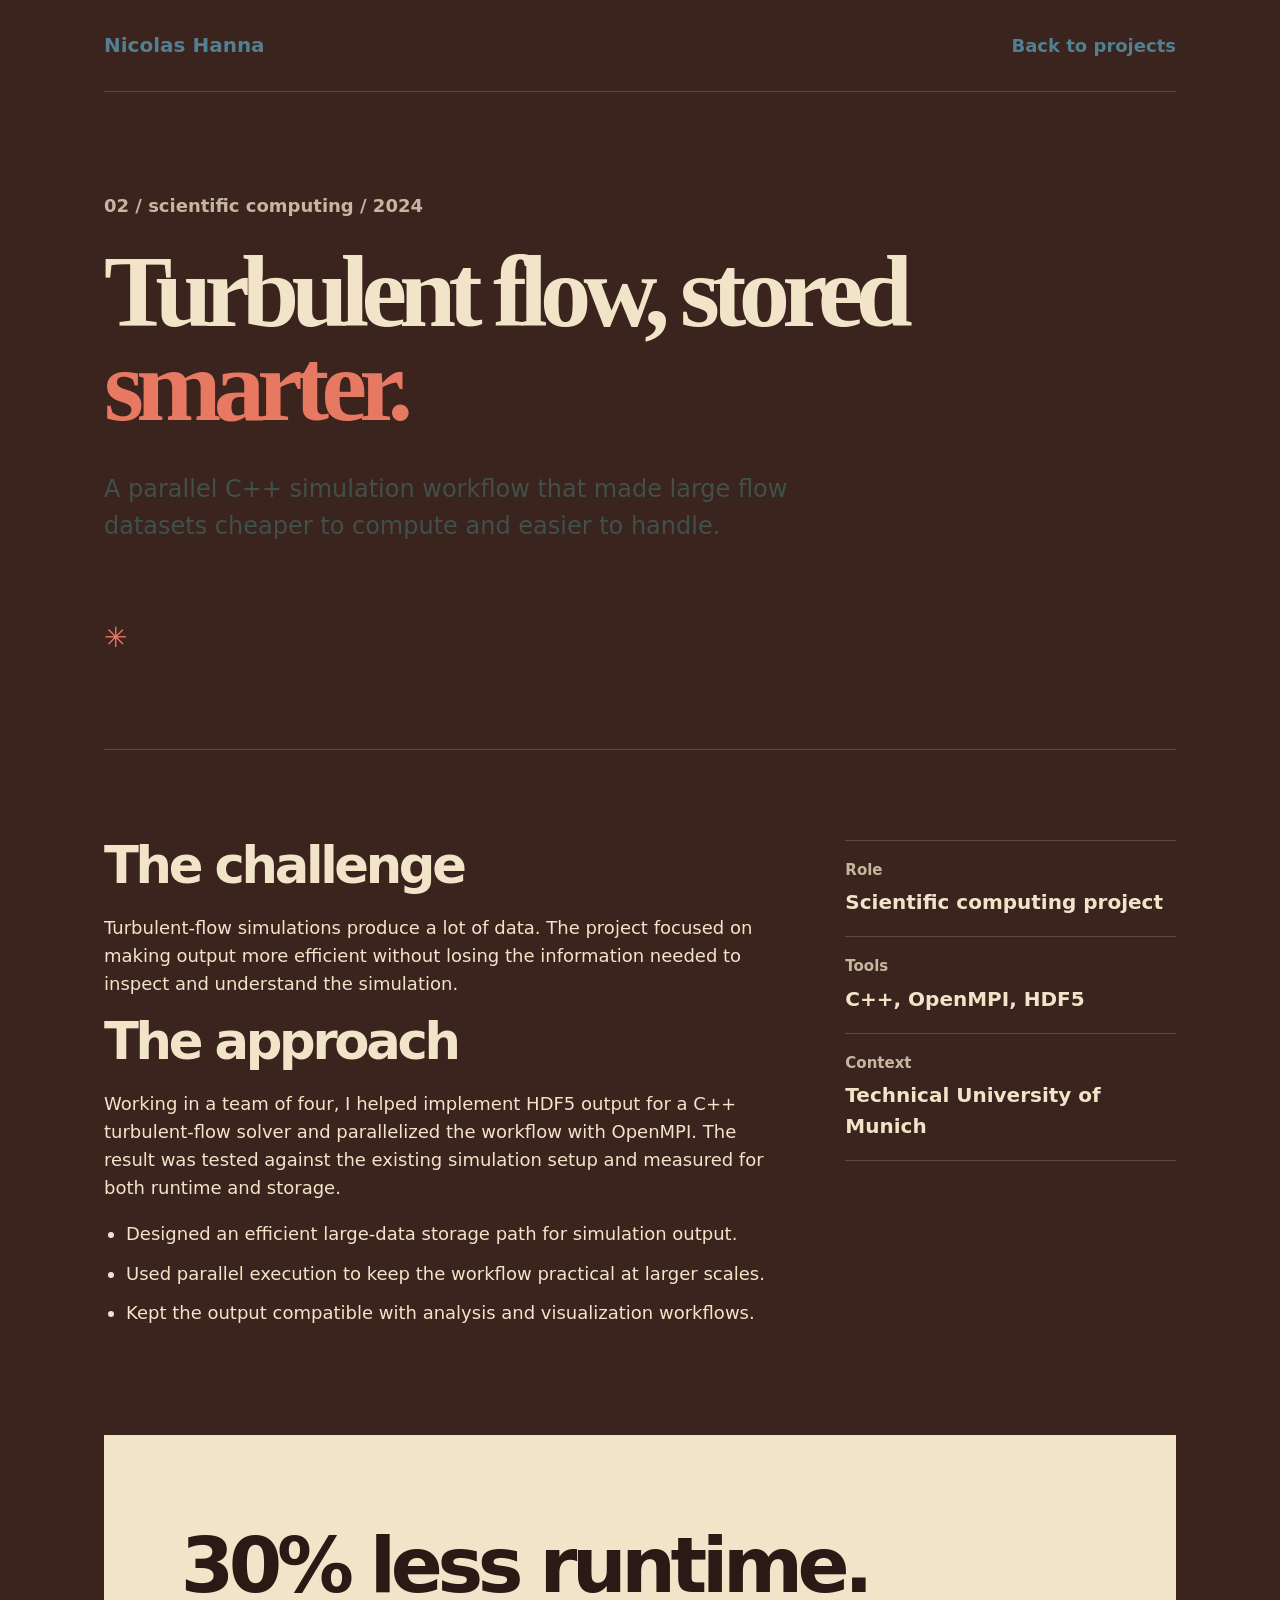
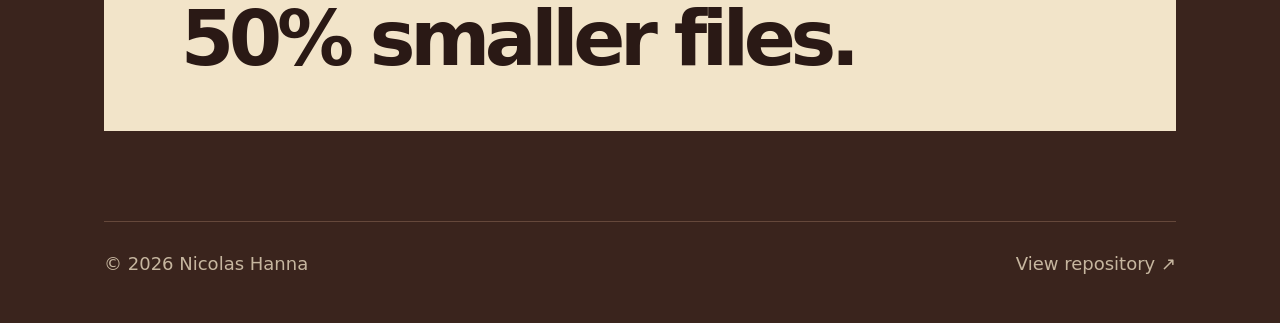
<file: projects/turbulent-flow.html>
<!doctype html><html lang="en"><head><meta charset="UTF-8"><meta name="viewport" content="width=device-width, initial-scale=1"><meta name="description" content="Nicolas Hanna's parallel turbulent-flow simulation project using C++, OpenMPI, and HDF5."><title>Turbulent Flow | Nicolas Hanna</title><link rel="preconnect" href="https://fonts.googleapis.com"><link rel="preconnect" href="https://fonts.gstatic.com" crossorigin><link href="https://fonts.googleapis.com/css2?family=Newsreader:opsz,wght@6..72,400;6..72,500;6..72,600;6..72,700&display=swap" rel="stylesheet"><link rel="stylesheet" href="../project.css"></head><body><div class="project-shell"><header class="project-header"><a class="brand" href="../index.html">Nicolas Hanna</a><a class="back-link" href="../index.html#work">Back to projects</a></header><main><section class="hero"><p class="eyebrow">02 / scientific computing / 2024</p><h1>Turbulent flow, stored <em>smarter.</em></h1><p class="lede">A parallel C++ simulation workflow that made large flow datasets cheaper to compute and easier to handle.</p></section><section class="project-grid"><div class="project-copy"><h2>The challenge</h2><p>Turbulent-flow simulations produce a lot of data. The project focused on making output more efficient without losing the information needed to inspect and understand the simulation.</p><h2>The approach</h2><p>Working in a team of four, I helped implement HDF5 output for a C++ turbulent-flow solver and parallelized the workflow with OpenMPI. The result was tested against the existing simulation setup and measured for both runtime and storage.</p><ul><li>Designed an efficient large-data storage path for simulation output.</li><li>Used parallel execution to keep the workflow practical at larger scales.</li><li>Kept the output compatible with analysis and visualization workflows.</li></ul></div><aside class="project-meta"><div class="meta-row"><span class="meta-label">Role</span><span class="meta-value">Scientific computing project</span></div><div class="meta-row"><span class="meta-label">Tools</span><span class="meta-value">C++, OpenMPI, HDF5</span></div><div class="meta-row"><span class="meta-label">Context</span><span class="meta-value">Technical University of Munich</span></div></aside></section><section class="result"><p>The measured result</p><strong>30% less runtime.<br>50% smaller files.</strong></section></main><footer class="project-footer"><span>© 2026 Nicolas Hanna</span><a href="https://github.com/niccwith2cc/Turbulent-Flow-Sim" rel="noreferrer">View repository ↗</a></footer></div></body></html>
</file>
<file: styles.css>
:root {
  --ink: #f2e4c9;
  --deep: #3a241d;
  --muted: #c6b69f;
  /* --paper: #3a241d; */
  --paper: #3a3632;
  /* --cream: #3c2720; */
  --cream: #8f8172;
  --green: #c8e58d;
  --blue: #87c5d8;
  --coral: #e77962;
  --yellow: #f2ca67;
  --line: #8f8172;
  --display: 'PP Editorial Old', serif;
  --sans: 'PP Neue Montreal', ui-sans-serif, system-ui, sans-serif;
}

* { box-sizing: border-box; }
html { scroll-behavior: smooth; }
body { margin: 0; background: var(--paper); color: var(--ink); font-family: var(--sans); font-size: 17px; line-height: 1.55; }
a { color: inherit; text-decoration: none; }
.site-shell { max-width: 1440px; margin: 0 auto; padding: 0 5vw; background: var(--paper); }
.site-header { position: sticky; top: 0; z-index: 10; height: 92px; display: flex; align-items: center; justify-content: space-between; border-bottom: 1px solid var(--line); background: var(--paper); }
.brand { display: flex; align-items: center; gap: 11px; font-weight: 600; letter-spacing: -.03em; }
.brand-mark { background: var(--ink); color: var(--deep); font: 600 14px var(--sans); padding: 7px 8px; letter-spacing: -.08em; }
.brand-dot { color: var(--blue); }
.site-nav { display: flex; align-items: center; gap: 28px; font-size: 16px; }
.nav-location { margin-right: 16px; color: var(--muted); font-size: 14px; }
.site-nav a, .text-link, .site-footer a { transition: color .2s ease; }
.site-nav a:hover, .text-link:hover, .site-footer a:hover { color: var(--blue); }
.menu-toggle { display: none; }
.section-grid { display: grid; grid-template-columns: 1fr 1fr; gap: clamp(40px, 8vw, 130px); }
.hero { min-height: 820px; padding: 74px 0 110px; position: relative; }
.edition-label { display: flex; justify-content: space-between; margin: 0 0 90px; color: var(--muted); font-size: 15px; font-weight: 600; }
.edition-label span { color: var(--ink); }
/* .eyebrow { font-size: 19px; font-weight: 600; letter-spacing: .01em; color: var(--muted); margin: 0 0 25px; } */
.status-dot { display: inline-block; width: 7px; height: 7px; background: #7ca45f; border-radius: 50%; margin: 0 8px 1px 0; box-shadow: 0 0 0 4px #dfefd1; }
.hero h1 { font-family: var(--display); font-size: clamp(4rem, 4vw, 4rem); font-weight: 400; line-height: .9; letter-spacing: 0em; margin: 0; max-width: 1200px; }
.hero h1 em { color: var(--coral); font-style: normal; }
.hero-profile { display: flex; font-family: var(--sans); align-items: baseline; gap: 40px; margin: 58px 0 0; }
.hero-role { margin: 0; color: var(--ink); font-size: clamp(1.6rem, 3vw, 3rem); font-weight: 400; letter-spacing: -.05em; }
.hero-location { margin: 0; color: var(--muted); font-size: 17px; line-height: 1.35; }
.hero-intro { font-size: 23px; max-width: 850px; margin: 38px 0; color: var(--muted); }
.hero-actions { display: flex; align-items: center; gap: 28px; }
.hero-bio-row { display: flex; align-items: flex-start; gap: 40px; margin-top: 38px; }
.hero-bio { flex: 1 1 0; color: var(--muted); font-size: 16px; line-height: 1.7; max-width: 700px; }
.hero-bio p { margin: 0 0 16px; }
.hero-bio p:last-child { margin-bottom: 0; }
.hero-scroll-box {
  width: max-content;
  padding: 0.75rem 1.75rem;
  flex-shrink: 0;
  margin-top: 4px;
  
  /* Make the box opaque (change background color to match your design theme if needed) */
  /* background-color: #ffffff; or var(--bg-color) */
  color: #000000;            /* text color */
  /* border: 1px solid rgba(0, 0, 0, 0.15); optional subtle border */
  border-radius: 4px;
  
  /* Prevents text from being seen outside this box */
  overflow: hidden; 
  position: relative;
  display: flex;
  justify-content: center;
  align-items: center;
}

/* Inner Text */
.hero-scroll-text {
  display: inline-block;
  font-family: var(--display); /* Inherits heading font */
  color: var(--ink);
  font-weight: 400;     /* Bold */
  /* letter-spacing: 0.1em; */

  text-transform: uppercase;
  font-size: 30px;
  line-height: 1;
  white-space: nowrap;

  /* Shift text upward based on CSS variable set by JS */
  transform: translateY(var(--scroll-shift, 0%));
  will-change: transform;
}
.button { display: inline-flex; gap: 26px; align-items: center; padding: 15px 18px; font-size: 15px; font-weight: 600; }
.button-primary { background: var(--ink); color: var(--deep); transition: transform .25s ease, background .25s ease, color .25s ease; }
.button-primary:hover { background: var(--blue); color: var(--deep); transform: translateY(-4px); }
.text-link { font-size: 15px; font-weight: 600; border-bottom: 1px solid var(--ink); padding-bottom: 3px; }
.hero-visual { position: relative; max-width: none; margin-top: 60px; overflow: hidden; }
/* Interactive two-panel layout */
.sim-interactive { display: flex; align-items: stretch; gap: 0; background: #2a2522; border-radius: 8px; overflow: hidden; min-height: 340px; }
.sim-flow { flex: 0 0 160px; display: flex; align-items: center; justify-content: center; padding: 24px 14px; border-right: 1px solid rgba(255,255,255,.08); }
.sim-flowchart { width: 130px; height: auto; display: block; }
.sim-stage { flex: 1 1 0; position: relative; display: flex; align-items: center; justify-content: center; padding: 30px; min-height: 300px; }
/* Flowchart node styles */
.fc-box { fill: none; stroke: #e87b4a; stroke-width: 1.2; transition: fill .25s, stroke .25s; }
.fc-diamond { fill: none; stroke: #e87b4a; stroke-width: 1.2; transition: fill .25s, stroke .25s; }
.fc-hitbox { cursor: pointer; }
.fc-step:hover .fc-box,
.fc-step:hover .fc-diamond { fill: rgba(232,123,74,.15); stroke-width: 2; }
.fc-step.is-active .fc-box,
.fc-step.is-active .fc-diamond { fill: rgba(232,123,74,.22); stroke: #fff; stroke-width: 2; }
.fc-label { fill: var(--ink); font-family: var(--mono); font-size: 11px; font-weight: 600; letter-spacing: .06em; }
.fc-small { fill: var(--coral); font-family: var(--mono); font-size: 10px; font-weight: 600; letter-spacing: .05em; }
/* Stage scenes: only the active one is visible */
.stage-scene { display: none; flex-direction: column; align-items: center; gap: 14px; width: 100%; opacity: 0; transition: opacity .35s ease; }
.sim-stage[data-active="idle"] .scene-idle,
.sim-stage[data-active="model"] .scene-model,
.sim-stage[data-active="simulate"] .scene-simulate,
.sim-stage[data-active="analyse"] .scene-analyse,
.sim-stage[data-active="decide"] .scene-decide { display: flex; opacity: 1; }
/* Idle hint */
.stage-hint { color: var(--muted); font-size: 14px; letter-spacing: .04em; }
/* Model sketch */
.model-svg { width: 100%; max-width: 280px; height: auto; }
.model-part { opacity: 0; animation: part-in .5s ease forwards; }
.model-part:nth-child(7) { animation-delay: .1s; }
.model-part:nth-child(8) { animation-delay: .2s; }
.model-part:nth-child(9) { animation-delay: .25s; }
.model-part:nth-child(10) { animation-delay: .3s; }
.model-part:nth-child(11) { animation-delay: .45s; }
.model-part:nth-child(12) { animation-delay: .55s; }
.model-part:nth-child(13) { animation-delay: .65s; }
.model-part:nth-child(14) { animation-delay: .7s; }
.model-part:nth-child(15) { animation-delay: .8s; }
@keyframes part-in { to { opacity: 1; } }
.stage-eq { color: var(--ink); font-size: 15px; letter-spacing: .02em; margin: 0; opacity: 0; animation: part-in .5s .9s ease forwards; }
/* Simulation canvas */
.sim-canvas, .analyse-canvas { width: 100%; max-width: 320px; height: 110px; display: block; border-radius: 4px; }
.sim-progress { width: 100%; max-width: 320px; height: 4px; background: rgba(255,255,255,.1); border-radius: 2px; overflow: hidden; }
.sim-progress-bar { height: 100%; width: 0%; background: #e87b4a; border-radius: 2px; transition: width .1s linear; }
.sim-status, .analyse-match { color: var(--muted); font-size: 13px; margin: 0; }
.sim-time { color: var(--ink); }
.match-pct { color: #cfe8b1; font-weight: 700; }
/* Analyse legend */
.analyse-legend { display: flex; gap: 20px; font-family: var(--mono); font-size: 11px; color: var(--muted); }
.legend-dot { display: inline-block; width: 8px; height: 8px; border-radius: 50%; margin-right: 5px; vertical-align: middle; }
/* Verdict */
.decide-verdict { text-align: center; }
.verdict-icon { font-size: 48px; color: #cfe8b1; margin-bottom: 8px; animation: pop-in .4s ease; }
@keyframes pop-in { 0% { transform: scale(0); opacity: 0; } 60% { transform: scale(1.2); } 100% { transform: scale(1); opacity: 1; } }
.decide-verdict p { color: var(--ink); font-size: 14px; margin: 0; }

.system-core { position: absolute; top: 50%; left: 50%; display: flex; align-items: center; gap: 14px; transform: translate(-50%, -50%); color: var(--ink); font: 600 15px var(--sans); letter-spacing: .08em; z-index: 2; }
.system-core strong { display: grid; place-items: center; width: 52px; height: 52px; border: 1px solid var(--green); border-radius: 50%; color: var(--ink); font-size: 24px; font-weight: 400; }
.orbit { position: absolute; border: 1px solid rgba(207, 232, 177, .5); border-radius: 50%; top: 50%; left: 50%; transform: translate(-50%, -50%); }
.orbit-one { width: 46%; height: 46%; border-color: var(--blue); border-style: dashed; }
.orbit-two { width: 69%; height: 69%; }
.orbit-three { width: 94%; height: 94%; border-color: rgba(249, 252, 250, .24); }
.visual-label { position: absolute; color: var(--ink); font-size: 11px; }
.label-a { top: 28%; right: 12%; color: var(--ink); }
.label-b { bottom: 20%; left: 14%; color: var(--blue); }
.label-c { bottom: 8%; right: 8%; }
.crosshair { position: absolute; width: 18px; height: 18px; border-left: 1px solid var(--green); border-top: 1px solid var(--green); }
.crosshair-a { top: 18%; right: 20%; }
.crosshair-b { bottom: 25%; left: 28%; transform: rotate(180deg); }
.scroll-cue { position: absolute; right: 0; bottom: 28px; margin: 0; color: var(--muted); font-size: 17px; }
.scroll-cue span { display: inline-block; margin-left: 12px; color: var(--ink); font-size: 22px; animation: nudge-down 1.6s ease-in-out infinite; }
.section-block { border-top: 1px solid var(--line); padding: 105px 0; }
.chapter-section { position: relative; }
/* .chapter-section::before { content: '✳'; position: absolute; top: 28px; right: 0; color: var(--coral); font-size: 22px; transition: transform .4s ease, color .4s ease; } */
.chapter-section.chapter-active::before { color: var(--blue); transform: rotate(45deg); }
.work .section-heading { width: auto; margin-bottom: 70px; }
.section-heading h2, .about h2 { font-family: var(--display); font-size: clamp(2.5rem, 5.5vw, 6rem); font-weight: 400; line-height: .98; letter-spacing: -.055em; margin: 0 0 22px; max-width: 100%; }
.section-heading > p:last-child { color: var(--muted); max-width: 600px; font-size: 20px; max-width: 94%;}
.project-list { display: grid; gap: 34px; }
.project-card { display: grid; grid-template-columns: 1.15fr .85fr; min-width: 0; min-height: 500px; background: var(--cream); border: 1px solid var(--line); transition: transform .35s cubic-bezier(.2,.7,.2,1), box-shadow .35s ease, border-color .35s ease; }
.project-card:nth-child(even) { grid-template-columns: .85fr 1.15fr; }
.project-card:nth-child(even) .project-art { order: 2; }
.project-card:hover { transform: translateY(-9px) scale(1.008); box-shadow: 12px 12px 0 var(--green); border-color: var(--green); }
.reveal.is-visible.project-card:hover { transform: translateY(-9px) scale(1.008); }
.project-art { position: relative; overflow: hidden; min-height: 320px; background: var(--deep); }
.project-art::after { content: ''; position: absolute; left: 0; right: 0; bottom: 0; height: 2px; background: var(--ink); transform: scaleX(0); transform-origin: left; transition: transform .5s ease; }
.project-card:hover .project-art::after { transform: scaleX(1); }
.art-tag { position: absolute; top: 17px; left: 17px; color: var(--ink); font-size: 12px; font-weight: 600; z-index: 2; }
.project-content { padding: 26px 25px; display: flex; flex: 1; flex-direction: column; }
.project-number { font: 600 14px var(--sans); color: #527f91; margin: 0 0 10px; }
.project-content h3 { font-family: var(--display); font-size: 30px; font-weight: 700; letter-spacing: -.05em; line-height: 1.02; margin: 0 0 10px; }
.project-content p:not(.project-number) { font-size: 15px; color: var(--muted); line-height: 1.45; margin: 0; }
.tags { display: flex; gap: 6px; flex-wrap: wrap; margin-top: auto; padding-top: 16px; }
.tags span { font-size: 12px; border: 1px solid var(--line); padding: 5px 7px; color: var(--muted); }
.art-kinetic { background: #29423e; }
.gear { position: absolute; color: var(--green); line-height: 1; font-size: 145px; }
.gear-large { top: 48px; left: 28%; animation: spin 18s linear infinite; }
.gear-small { font-size: 74px; top: 116px; left: 57%; color: var(--blue); animation: spin-reverse 11s linear infinite; }
.measure-line { position: absolute; left: 16%; right: 9%; bottom: 31px; border-top: 1px solid var(--green); }
.measure-line::after { content: '— 120 mm —'; position: absolute; right: 0; top: 8px; color: var(--ink); font: 600 12px var(--sans); }
.art-data { background: #34515c; }
.chart { position: absolute; inset: 74px 25px 34px; display: flex; align-items: flex-end; gap: 10px; border-bottom: 1px solid var(--green); }
.chart i { display: block; background: var(--green); width: 18%; height: 35%; animation: grow 1s ease-out both; }
.chart i:nth-child(2) { height: 55%; animation-delay: .1s; }
.chart i:nth-child(3) { height: 42%; animation-delay: .2s; }
.chart i:nth-child(4) { height: 80%; animation-delay: .3s; }
.chart i:nth-child(5) { height: 68%; animation-delay: .4s; }
.chart-value { position: absolute; right: 20px; top: 65px; color: var(--ink); font-size: 18px; }
.art-fabrication { background: var(--yellow); }
.art-fabrication .art-tag { color: var(--ink); }
.art-control { background: var(--coral); }
.art-control .art-tag { color: var(--ink); }
.signal-line { position: absolute; left: 12%; right: 12%; top: 52%; height: 52px; border-top: 2px solid #527f91; transform: skewY(-14deg); }
.signal-line::after { content: ''; position: absolute; width: 9px; height: 9px; right: 18%; top: -6px; background: #527f91; border-radius: 50%; }
.blueprint-shape { position: absolute; width: 140px; height: 140px; border: 1px solid var(--ink); top: 56px; left: 30%; transform: rotate(45deg); }
.blueprint-shape::after { content: ''; position: absolute; width: 70px; height: 70px; border: 1px solid #527f91; top: 33px; left: 33px; }
.blueprint-label { position: absolute; bottom: 20px; right: 20px; color: var(--ink); font-size: 18px; }
.project-link { display: inline-block; margin-top: 16px; color: #527f91; font-size: 15px; font-weight: 700; }
.project-card:nth-child(2):hover { box-shadow: 12px 12px 0 var(--blue); }
.project-card:nth-child(3):hover { box-shadow: 12px 12px 0 var(--yellow); }
.project-card:nth-child(4):hover { box-shadow: 12px 12px 0 var(--coral); }
.motion-art { background: #523326; }
.car { position: absolute; width: 48px; height: 25px; border: 2px solid var(--ink); border-radius: 6px 10px 6px 10px; z-index: 2; }
.car::before, .car::after { content: ''; position: absolute; bottom: -7px; width: 8px; height: 8px; border: 1px solid var(--ink); border-radius: 50%; background: var(--deep); }
.car::before { left: 5px; }.car::after { right: 5px; }
.car-start { left: 17%; top: 54%; background: var(--blue); }
.car-finish { right: 15%; top: 26%; background: var(--coral); }
.route { position: absolute; left: 22%; width: 60%; height: 70px; border-top: 1px solid var(--green); border-radius: 50%; transform-origin: left center; opacity: .2; transition: opacity .5s ease; }
.route-one { top: 42%; transform: rotate(-28deg); }.route-two { top: 47%; transform: rotate(-15deg); }.route-three { top: 53%; transform: rotate(1deg); }.route-four { top: 58%; transform: rotate(16deg); }.route-five { top: 63%; transform: rotate(28deg); }
.motion-art.is-visible .route, .project-card.is-visible .route { opacity: .9; animation: route-draw 1.8s ease-out both; }
.project-card.is-visible .route-two { animation-delay: .12s; }.project-card.is-visible .route-three { animation-delay: .24s; }.project-card.is-visible .route-four { animation-delay: .36s; }.project-card.is-visible .route-five { animation-delay: .48s; }
.turbulence-art { background: #34545d; }
.vortex { position: absolute; left: 50%; top: 52%; border: 1px solid var(--blue); border-left-color: transparent; border-radius: 50%; transform: translate(-50%, -50%); opacity: .7; }
.vortex-one { width: 150px; height: 100px; }.vortex-two { width: 105px; height: 70px; }.vortex-three { width: 55px; height: 38px; }
.flow-arrow { position: absolute; color: var(--ink); font-size: 28px; opacity: .2; transform: rotate(25deg); }
.arrow-one { left: 17%; top: 24%; }.arrow-two { right: 17%; top: 33%; transform: rotate(155deg); }.arrow-three { left: 21%; bottom: 20%; transform: rotate(-20deg); }.arrow-four { right: 24%; bottom: 18%; transform: rotate(205deg); }
.project-card.is-visible .turbulence-art .flow-arrow { opacity: .95; animation: swirl-arrow 3s ease-in-out infinite; }.project-card.is-visible .turbulence-art .arrow-two { animation-delay: .3s; }.project-card.is-visible .turbulence-art .arrow-three { animation-delay: .6s; }.project-card.is-visible .turbulence-art .arrow-four { animation-delay: .9s; }
.particle-art { background: #d8b86e; }
.particle-field { position: absolute; inset: 18% 12%; }
.particle-field i { position: absolute; width: 9px; height: 9px; background: var(--blue); border-radius: 50%; animation-play-state: paused; }
.particle-field i:nth-child(1){left:8%;top:30%}.particle-field i:nth-child(2){left:18%;top:62%}.particle-field i:nth-child(3){left:28%;top:21%}.particle-field i:nth-child(4){left:38%;top:48%}.particle-field i:nth-child(5){left:48%;top:75%}.particle-field i:nth-child(6){left:58%;top:30%}.particle-field i:nth-child(7){left:68%;top:58%}.particle-field i:nth-child(8){left:78%;top:18%}.particle-field i:nth-child(9){left:88%;top:43%}.particle-field i:nth-child(10){left:12%;top:80%}.particle-field i:nth-child(11){left:33%;top:86%}.particle-field i:nth-child(12){left:53%;top:12%}.particle-field i:nth-child(13){left:73%;top:82%}.particle-field i:nth-child(14){left:92%;top:70%}.particle-field i:nth-child(15){left:4%;top:8%}.particle-field i:nth-child(16){left:43%;top:38%}.particle-field i:nth-child(17){left:63%;top:90%}.particle-field i:nth-child(18){left:83%;top:63%}
.project-card.is-visible .particle-art .particle-field i { animation: particle-drift 2.8s ease-in-out infinite alternate; }.project-card.is-visible .particle-art .particle-field i:nth-child(2n){ animation-delay: -.8s; }.project-card.is-visible .particle-art .particle-field i:nth-child(3n){ animation-delay: -1.4s; }
.goalkeeper-art { background: #b95f4b; }
.goal-line { position: absolute; left: 10%; right: 10%; top: 62%; border-top: 1px solid var(--ink); }
.goal-ball { position: absolute; left: 14%; top: calc(62% - 10px); width: 20px; height: 20px; border: 2px solid var(--ink); border-radius: 50%; background: var(--yellow); }
.goal-arm { position: absolute; right: 18%; top: 35%; width: 200px; height: 12px; background: var(--ink); transform: rotate(48deg); transform-origin: right center; }
.goal-arm::after { content: ''; position: absolute; right: -10px; top: -7px; width: 24px; height: 24px; border: 2px solid var(--ink); border-radius: 50%; background: var(--blue); }
.project-card.is-visible .goalkeeper-art .goal-ball { animation: ball-run 2.4s ease-in-out infinite; }.project-card.is-visible .goalkeeper-art .goal-arm { animation: arm-intercept 2.4s ease-in-out infinite; }
.experience { align-items: start; }
.timeline { border-top: 1px solid var(--line); }
.timeline-item { padding: 25px 0 28px; border-bottom: 1px solid var(--line); }
.timeline-date { margin: 0 0 11px; color: #527f91; font-size: 11px; }
.timeline-item h3 { margin: 0; font-size: 22px; letter-spacing: -.04em; }
.timeline-place { margin: 2px 0 14px; color: var(--muted); font-size: 14px; }
.timeline-item > p:last-child { margin: 0; color: var(--muted); font-size: 15px; line-height: 1.5; }
.about { align-items: start; }
.about-copy { max-width: 700px; font-size: 21px; }
.about-copy p { margin: 0 0 25px; }
.toolkit { border-top: 1px solid var(--line); margin-top: 42px; padding-top: 18px; }
.toolkit .mono { font-size: 11px; color: var(--muted); }
.toolkit p { font: 600 15px var(--sans); margin-top: 14px; color: var(--ink); }
.contact { display: flex; justify-content: space-between; align-items: end; border-top: 1px solid var(--line); border-bottom: 1px solid var(--line); padding: 80px 0; }
.contact h2 { font-size: clamp(2.8rem, 5vw, 5.5rem); font-weight: 700; line-height: .96; letter-spacing: -.08em; max-width: 700px; margin: 0; }
.contact-link { font-size: 20px; font-weight: 600; border-bottom: 2px solid var(--blue); padding-bottom: 5px; }
.contact-link span { color: #527f91; margin-left: 28px; }
.site-footer { display: flex; justify-content: space-between; padding: 25px 0 40px; font-size: 13px; color: var(--muted); }
.footer-links { display: flex; gap: 22px; }
.mono { font-family: var(--sans); font-style: italic; }
.reveal { transition: opacity .7s ease, transform .7s ease; }
.js-ready .reveal { opacity: 0; transform: translateY(18px); }
.reveal.is-visible { opacity: 1; transform: none; }
.reduced-motion *, .reduced-motion *::before, .reduced-motion *::after { animation-duration: .01ms !important; animation-iteration-count: 1 !important; scroll-behavior: auto !important; transition-duration: .01ms !important; }
@keyframes spin { to { transform: rotate(360deg); } }
@keyframes spin-reverse { to { transform: rotate(-360deg); } }
@keyframes grow { from { height: 0; } }
@keyframes scan-line { 0%, 15% { transform: translateX(-100%); opacity: 0; } 30% { opacity: 1; } 70% { transform: translateX(100%); opacity: 1; } 85%, 100% { transform: translateX(100%); opacity: 0; } }
@keyframes nudge-down { 0%, 100% { transform: translateY(0); } 50% { transform: translateY(6px); } }
@keyframes flow-pulse { 0%, 100% { opacity: .25; } 50% { opacity: 1; } }
@keyframes route-draw { from { clip-path: inset(0 100% 0 0); } to { clip-path: inset(0 0 0 0); } }
@keyframes swirl-arrow { 0%, 100% { transform: translate(0, 0) rotate(25deg); } 50% { transform: translate(10px, -12px) rotate(55deg); } }
@keyframes particle-drift { from { transform: translate(0, 0); } to { transform: translate(12px, -10px); } }
@keyframes ball-run { 0%, 100% { left: 14%; } 50% { left: 72%; } }
@keyframes arm-intercept { 0%, 35% { transform: rotate(48deg); } 50%, 100% { transform: rotate(-90deg); } 100% { transform: rotate(48deg); } }

@media (max-width: 760px) {
  .site-shell { padding: 0 22px; }
  .site-header { height: 74px; }
  .site-nav { display: none; position: absolute; top: 74px; left: 0; right: 0; padding: 20px 22px; background: var(--cream); border-bottom: 1px solid var(--line); z-index: 5; flex-direction: column; align-items: flex-start; gap: 18px; }
  .site-nav.is-open { display: flex; }
  .menu-toggle { display: block; border: 0; background: none; font: 600 14px var(--sans); color: var(--muted); }
  .hero { display: flex; flex-direction: column; align-items: stretch; padding: 55px 0 85px; gap: 50px; min-height: auto; }
  .hero-bio-row { flex-direction: column; gap: 24px; align-items: center; }
  .hero-bio { max-width: 100%; }
  .edition-label { margin-bottom: 55px; }
  /* .eyebrow { font-size: 17px; } */
  .hero h1 { font-size: clamp(5rem, 26vw, 8rem); }
  .hero-profile { display: block; margin-top: 44px; }
  .hero-location { margin-top: 10px; }
  .hero-intro { font-size: 18px; }
  .hero-visual { width: 100%; margin-top: 20px; }
  .sim-interactive { flex-direction: column; min-height: auto; }
  .sim-flow { flex: 0 0 auto; border-right: none; border-bottom: 1px solid rgba(255,255,255,.08); padding: 20px; }
  .sim-flowchart { width: 100%; max-width: 130px; }
  .sim-stage { min-height: 220px; padding: 20px; }
  .scroll-cue { position: static; align-self: flex-end; margin-top: -26px; }
  .section-grid { display: block; }
  .section-block { padding: 70px 0; }
  .section-heading { margin-bottom: 50px; }
  .section-heading h2, .about h2 { font-size: clamp(2.8rem, 12vw, 4rem); }
  .project-list { grid-template-columns: 1fr; }
  .project-card, .project-card:nth-child(even) { display: flex; min-height: 0; }
  .project-card:nth-child(even) .project-art { order: initial; }
  .project-art { min-height: 205px; }
  .project-content { min-height: 220px; }
  .about-copy { margin-top: 50px; font-size: 18px; }
  .timeline { margin-top: 50px; }
  .contact { display: block; }
  .contact-link { display: inline-block; margin-top: 40px; font-size: 18px; }
  .site-footer { gap: 15px; flex-wrap: wrap; }
  .footer-links { width: 100%; justify-content: space-between; gap: 10px; }
}

@media (min-width: 761px) and (max-width: 1100px) {
  .project-card, .project-card:nth-child(even) { grid-template-columns: 1fr 1fr; }
}
</file>
<file: project.css>
:root {
  --ink: #f2e4c9;
  --deep: #2a1915;
  --muted: #c6b69f;
  --paper: #3a241d;
  --cream: #3c2720;
  --green: #c8e58d;
  --blue: #87c5d8;
  --coral: #e77962;
  --yellow: #f2ca67;
  --line: #65483b;
  --display: 'PP Editorial Old', Georgia, serif;
  --sans: 'PP Neue Montreal', ui-sans-serif, system-ui, sans-serif;
}

* { box-sizing: border-box; }
html { scroll-behavior: smooth; }
body { margin: 0; background: var(--paper); color: var(--ink); font-family: var(--sans); font-size: 18px; line-height: 1.55; }
a { color: inherit; text-decoration: none; }
.project-shell { max-width: 1200px; margin: 0 auto; padding: 0 5vw; }
.project-header { position: sticky; top: 0; z-index: 2; height: 92px; display: flex; align-items: center; justify-content: space-between; border-bottom: 1px solid var(--line); background: var(--paper); }
.back-link, .project-header a { font-weight: 600; color: #527f91; }
.brand { color: var(--ink); font-size: 20px; font-weight: 700; }
.hero { padding: 100px 0 90px; border-bottom: 1px solid var(--line); }
.eyebrow { font-size: 18px; font-weight: 600; color: var(--muted); margin: 0 0 25px; }
.hero h1 { font-family: var(--display); font-size: clamp(3.4rem, 8vw, 8rem); line-height: .92; letter-spacing: -.075em; max-width: 980px; margin: 0; }
.hero h1 em { font-style: normal; color: var(--coral); }
.hero::after { content: '✳'; display: block; margin-top: 70px; color: var(--coral); font-size: 28px; }
.lede { font-size: 24px; max-width: 760px; margin: 38px 0 0; color: #40504b; }
.project-grid { display: grid; grid-template-columns: 2fr 1fr; gap: 80px; padding: 90px 0; }
.project-copy h2 { font-size: clamp(2.3rem, 4vw, 4rem); line-height: .98; letter-spacing: -.065em; margin: 0 0 24px; }
.project-copy p { max-width: 700px; }
.project-copy ul { padding-left: 22px; max-width: 700px; }
.project-copy li { margin: 12px 0; }
.project-meta { border-top: 1px solid var(--line); align-self: start; }
.meta-row { padding: 18px 0; border-bottom: 1px solid var(--line); }
.meta-label { display: block; font-size: 15px; font-weight: 600; color: var(--muted); margin-bottom: 5px; }
.meta-value { font-size: 20px; font-weight: 600; }
.result { background: var(--ink); color: var(--deep); padding: 55px 6vw; margin: 0 0 90px; }
.result p { font-size: 18px; margin: 0 0 12px; color: var(--ink); }
.result strong { font-size: clamp(2.4rem, 6vw, 5.8rem); font-weight: 700; line-height: .95; letter-spacing: -.07em; }
.project-footer { display: flex; justify-content: space-between; gap: 20px; border-top: 1px solid var(--line); padding: 28px 0 45px; color: var(--muted); }
@media (max-width: 700px) {
  .project-header { height: 74px; }
  .hero { padding: 70px 0; }
  .hero h1 { font-size: clamp(3rem, 15vw, 5rem); }
  .lede { font-size: 21px; }
  .project-grid { display: block; padding: 65px 0; }
  .project-meta { margin-top: 55px; }
  .result { margin-bottom: 65px; padding: 40px 28px; }
  .project-footer { display: block; }
  .project-footer a { display: block; margin-top: 14px; }
}
</file>
